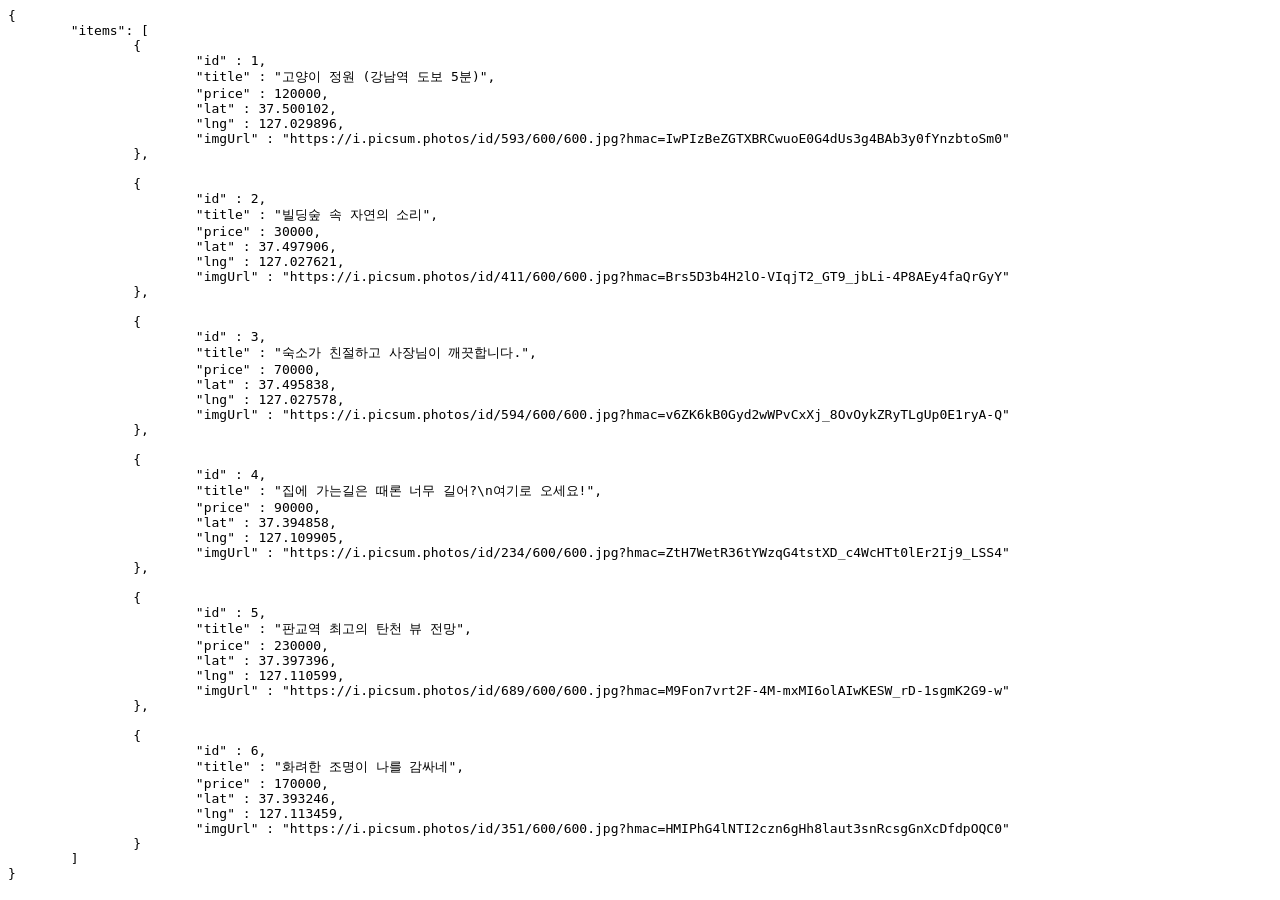
<file: dummy_api/index.html>
<html style="user-select: auto;"><head style="user-select: auto;"></head><body style="user-select: auto;"><pre style="overflow-wrap: break-word; white-space: pre-wrap; user-select: auto;">{
	"items": [
		{
			"id" : 1,
			"title" : "고양이 정원 (강남역 도보 5분)",
			"price" : 120000,
			"lat" : 37.500102,
			"lng" : 127.029896,
			"imgUrl" : "https://i.picsum.photos/id/593/600/600.jpg?hmac=IwPIzBeZGTXBRCwuoE0G4dUs3g4BAb3y0fYnzbtoSm0"
		},

		{
			"id" : 2,
			"title" : "빌딩숲 속 자연의 소리",
			"price" : 30000,
			"lat" : 37.497906,
			"lng" : 127.027621,
			"imgUrl" : "https://i.picsum.photos/id/411/600/600.jpg?hmac=Brs5D3b4H2lO-VIqjT2_GT9_jbLi-4P8AEy4faQrGyY"
		},

		{
			"id" : 3,
			"title" : "숙소가 친절하고 사장님이 깨끗합니다.",
			"price" : 70000,
			"lat" : 37.495838,
			"lng" : 127.027578,
			"imgUrl" : "https://i.picsum.photos/id/594/600/600.jpg?hmac=v6ZK6kB0Gyd2wWPvCxXj_8OvOykZRyTLgUp0E1ryA-Q"
		},

		{
			"id" : 4,
			"title" : "집에 가는길은 때론 너무 길어?\n여기로 오세요!",
			"price" : 90000,
			"lat" : 37.394858,
			"lng" : 127.109905,
			"imgUrl" : "https://i.picsum.photos/id/234/600/600.jpg?hmac=ZtH7WetR36tYWzqG4tstXD_c4WcHTt0lEr2Ij9_LSS4"
		},

		{
			"id" : 5,
			"title" : "판교역 최고의 탄천 뷰 전망",
			"price" : 230000,
			"lat" : 37.397396,
			"lng" : 127.110599,
			"imgUrl" : "https://i.picsum.photos/id/689/600/600.jpg?hmac=M9Fon7vrt2F-4M-mxMI6olAIwKESW_rD-1sgmK2G9-w"
		},

		{
			"id" : 6,
			"title" : "화려한 조명이 나를 감싸네",
			"price" : 170000,
			"lat" : 37.393246,
			"lng" : 127.113459,
			"imgUrl" : "https://i.picsum.photos/id/351/600/600.jpg?hmac=HMIPhG4lNTI2czn6gHh8laut3snRcsgGnXcDfdpOQC0"
		}
	]
}</pre></body></html>
</file>
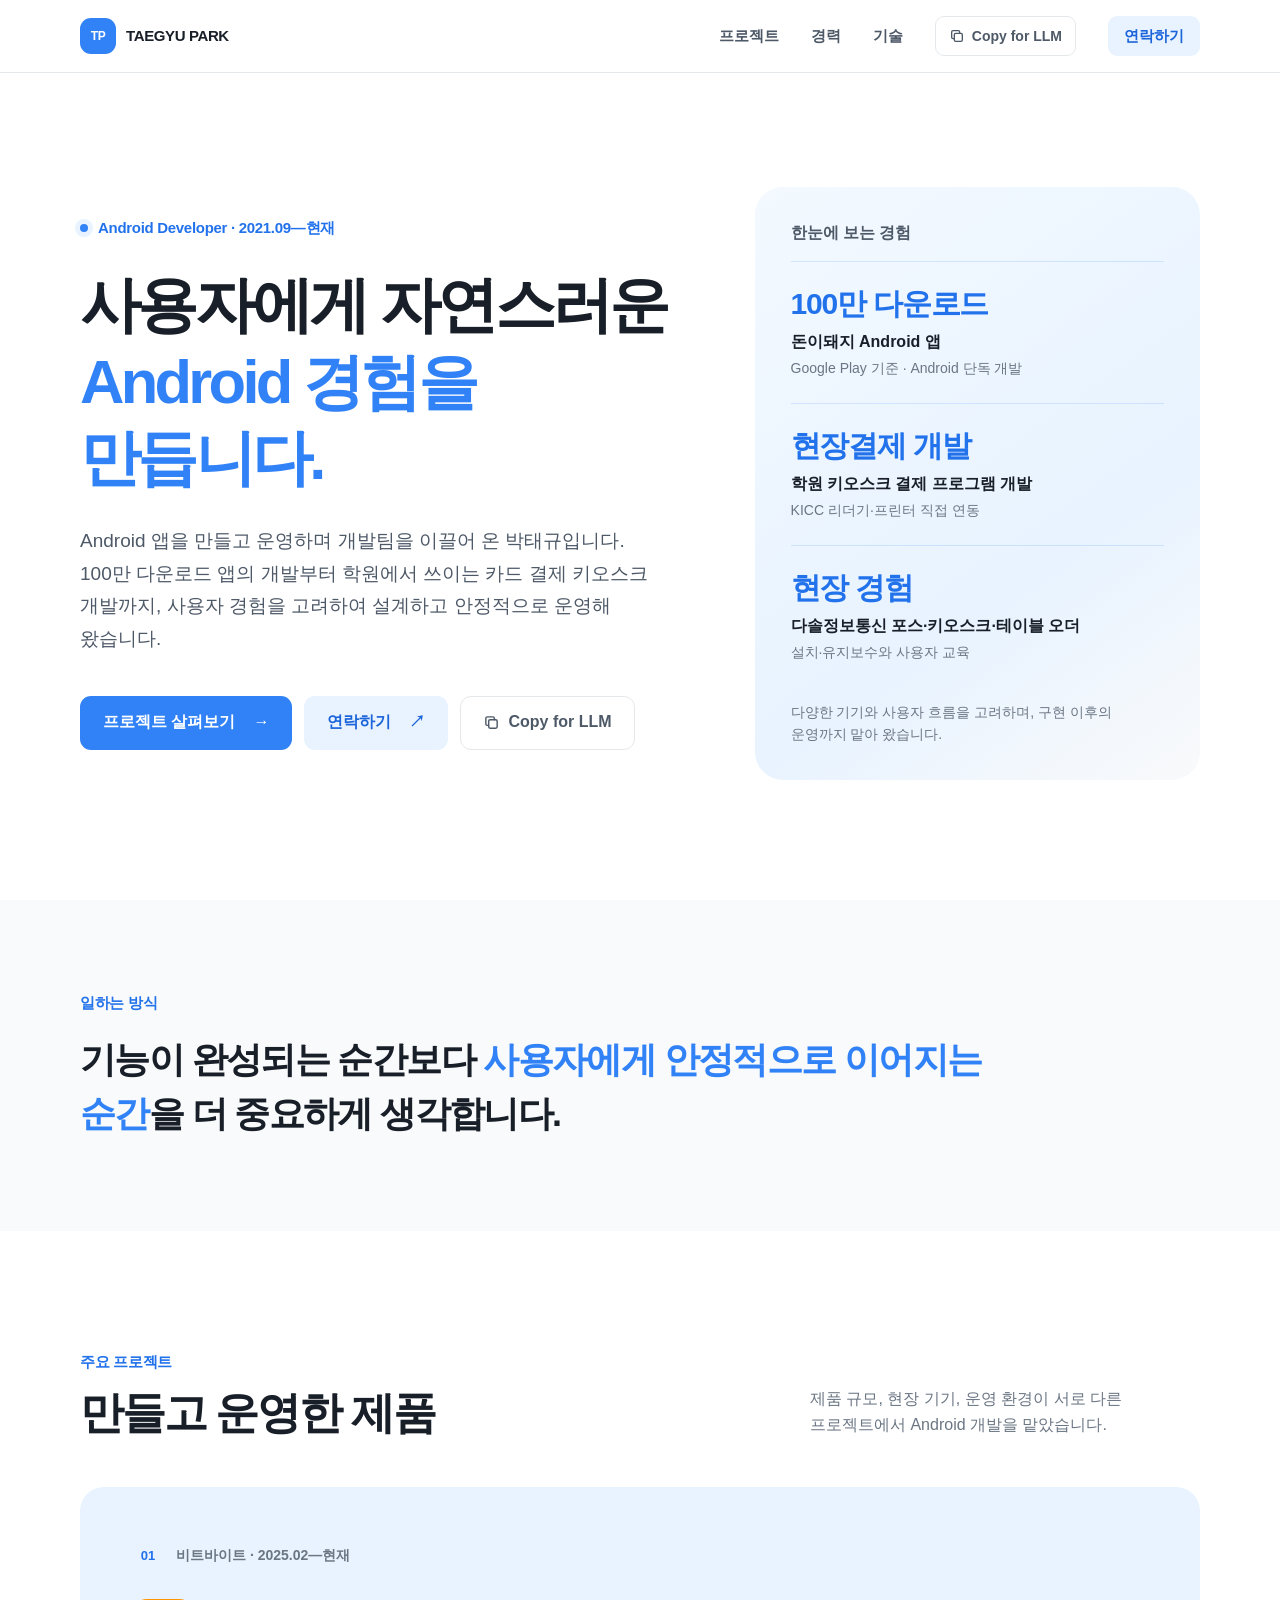
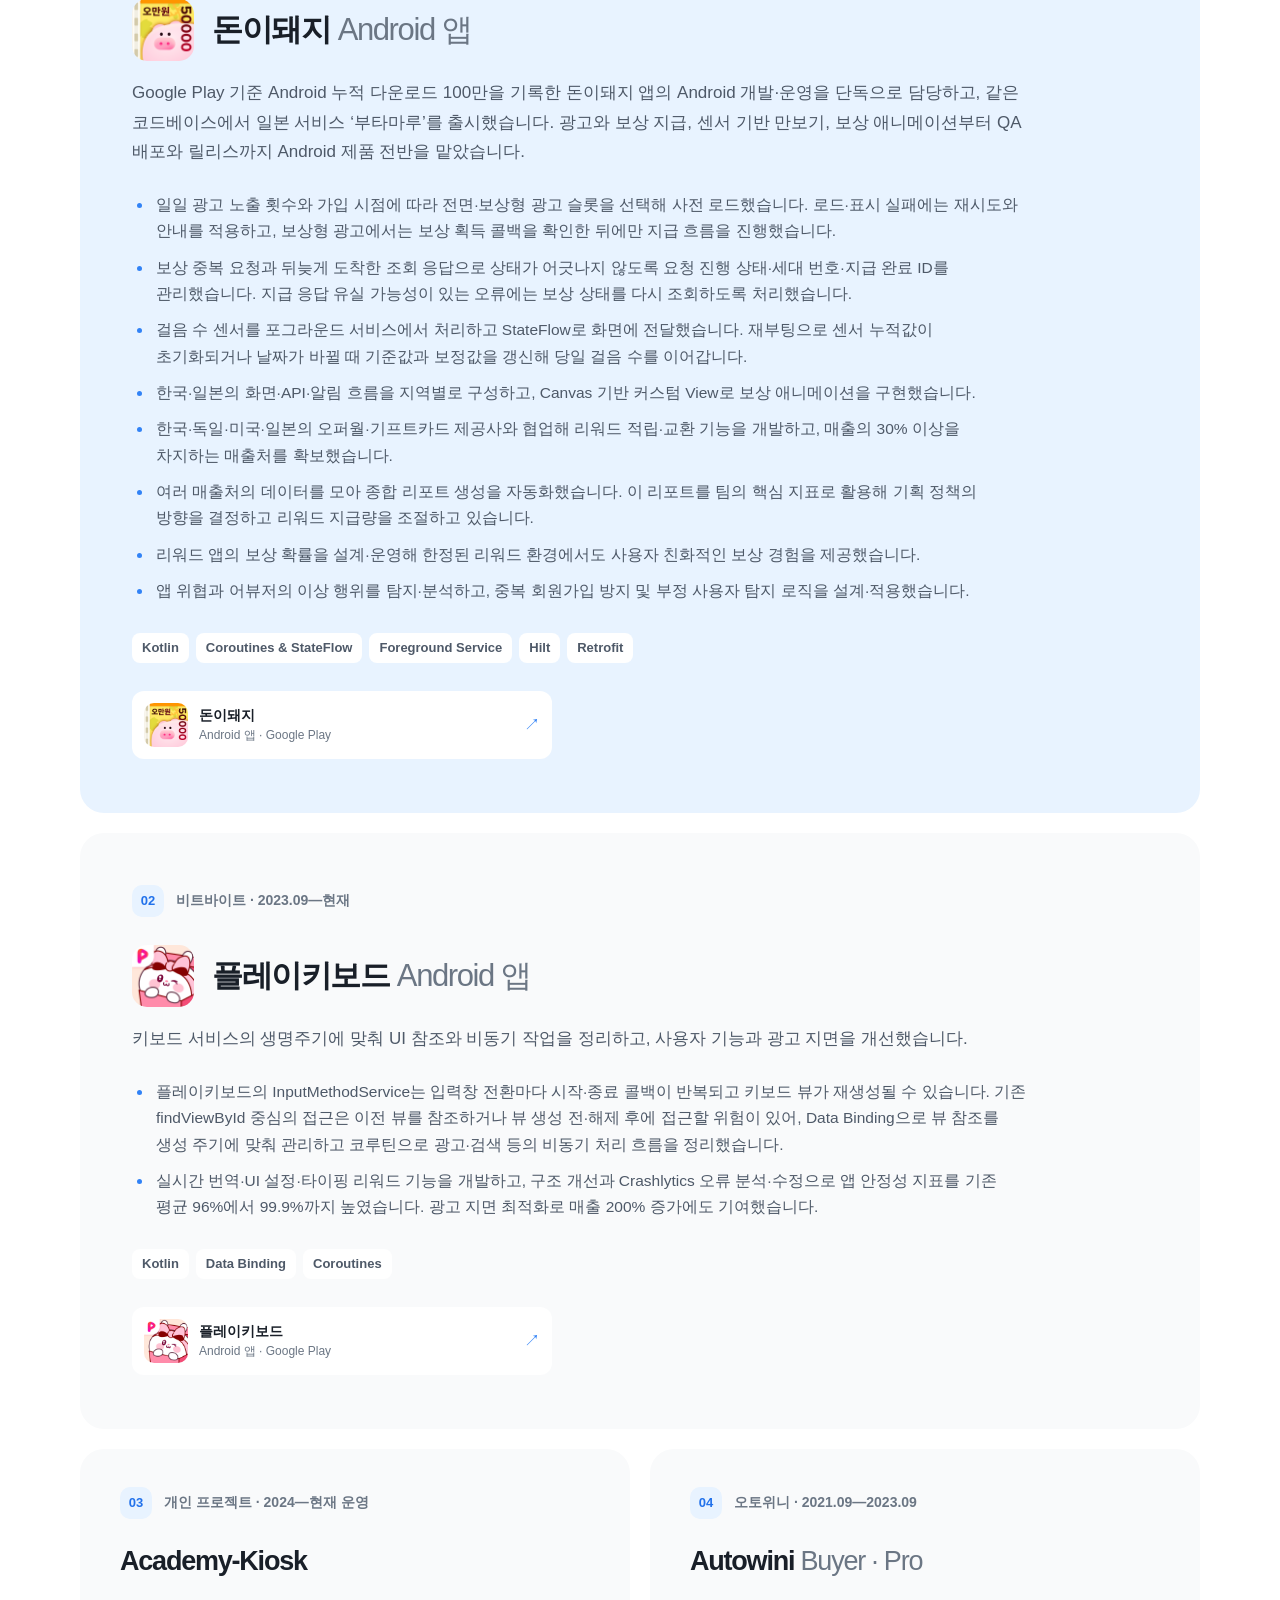
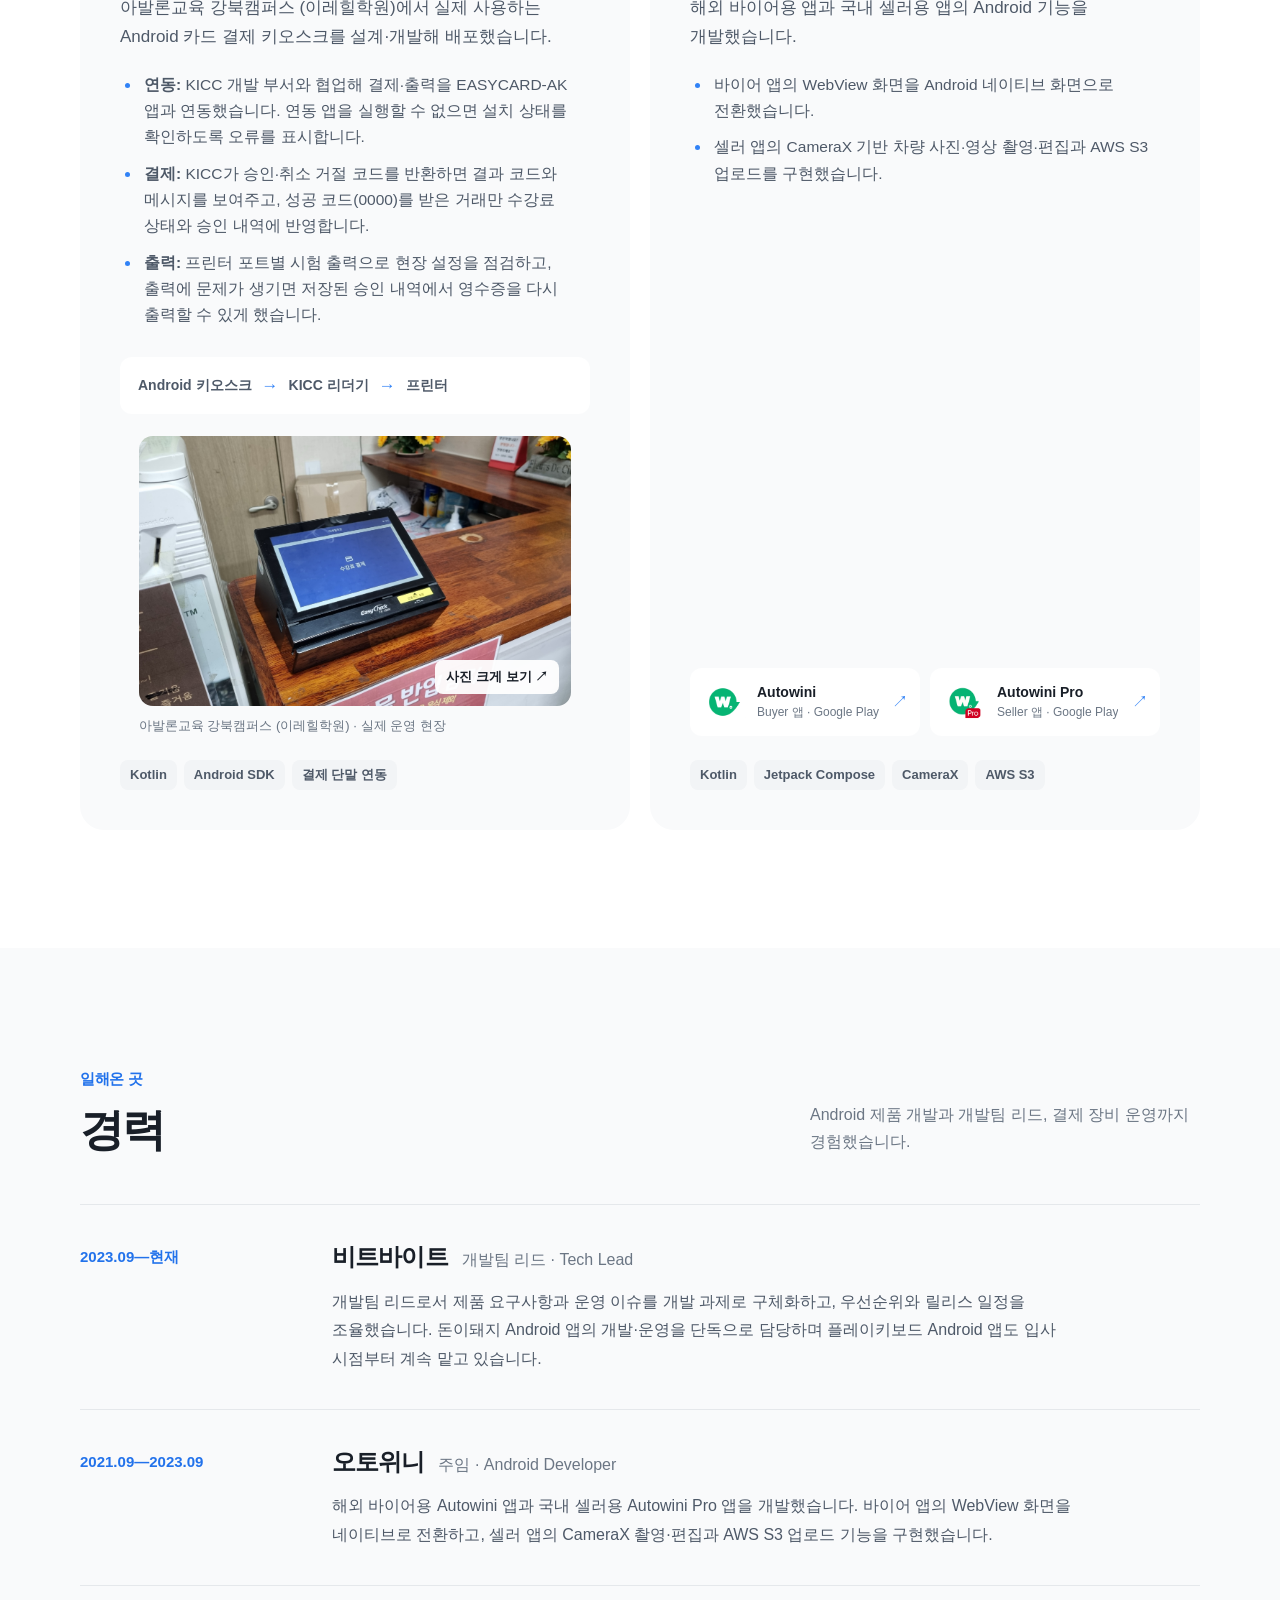
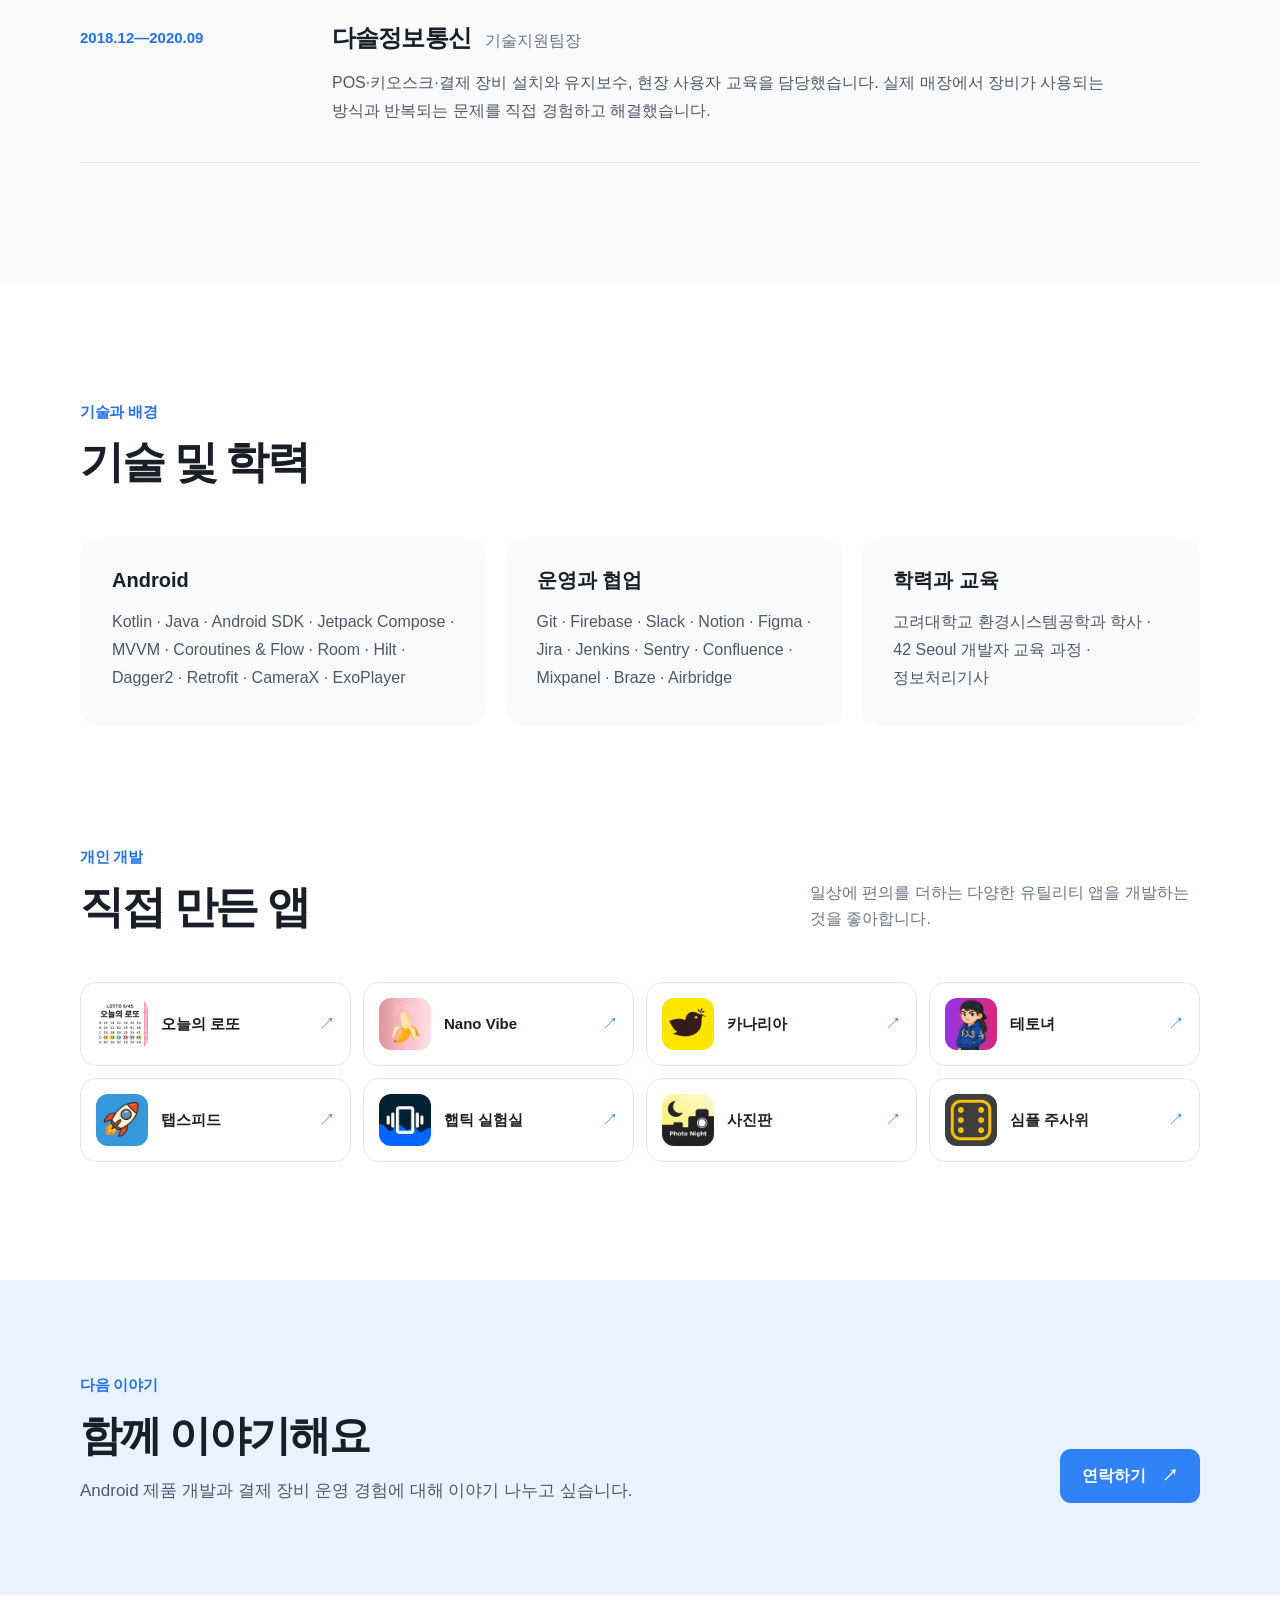
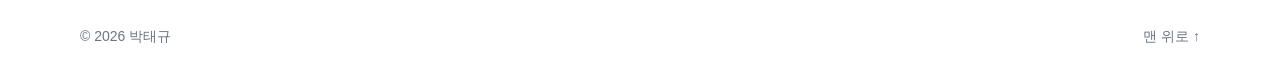
<file: resume/index.html>
<!doctype html>
<html lang="ko">
  <head>
    <meta charset="utf-8" />
    <meta name="viewport" content="width=device-width, initial-scale=1" />
    <meta name="theme-color" content="#ffffff" />
    <meta name="description" content="박태규 Android Developer 이력서. 100만 다운로드 Android 앱 운영, 오토위니 바이어·셀러 앱 개발, 실제 학원 결제 키오스크 경험." />
    <meta property="og:type" content="website" />
    <meta property="og:title" content="박태규 | Android Developer" />
    <meta property="og:description" content="상용 Android 앱 운영부터 실물 결제 단말 연동까지. 박태규의 경력과 프로젝트." />
    <meta property="og:url" content="https://tapark.github.io/resume/" />
    <title>박태규 | Android Developer</title>
    <link rel="icon" href="./favicon.svg" type="image/svg+xml" />
    <link rel="stylesheet" href="./styles.css?v=20261031-2" />
    <script src="./resume-copy.js" defer></script>
    <script src="./photo-viewer.js" defer></script>
    <script src="./contact-dialog.js" defer></script>
  </head>
  <body>
    <a class="skip-link" href="#main">본문으로 이동</a>
    <header class="site-header">
      <nav class="nav shell" aria-label="주 메뉴">
        <a class="brand" href="#top" aria-label="박태규 이력서 맨 위로 이동"><span class="brand-mark">TP</span><span>TAEGYU PARK</span></a>
        <div class="nav-links">
          <a href="#work">프로젝트</a>
          <a href="#career">경력</a>
          <a href="#skills">기술</a>
          <button class="nav-copy" id="copy-for-llm" data-copy-resume type="button" aria-label="이력서를 LLM용 Markdown으로 복사" title="이력서 전체를 Markdown으로 복사">
            <svg width="16" height="16" viewBox="0 0 24 24" fill="none" stroke="currentColor" stroke-width="2" stroke-linecap="round" stroke-linejoin="round" aria-hidden="true"><rect x="8" y="8" width="12" height="12" rx="2"/><path d="M16 8V6a2 2 0 0 0-2-2H6a2 2 0 0 0-2 2v8a2 2 0 0 0 2 2h2"/></svg>
            <span class="copy-label-desktop">Copy for LLM</span><span class="copy-label-mobile">LLM 복사</span>
          </button>
          <button class="nav-contact" data-contact-open type="button" aria-haspopup="dialog" aria-controls="contact-dialog">연락하기</button>
        </div>
        <span class="sr-only" id="copy-feedback" role="status" aria-live="polite"></span>
      </nav>
    </header>

    <main id="main">
      <section class="hero shell" id="top" aria-labelledby="hero-title">
        <div class="hero-copy">
          <div class="eyebrow"><span class="eyebrow-dot" aria-hidden="true"></span> Android Developer · 2021.09—현재</div>
          <h1 id="hero-title">사용자에게 자연스러운<br /><em>Android 경험을 만듭니다.</em></h1>
          <p class="hero-lead">Android 앱을 만들고 운영하며 개발팀을 이끌어 온 박태규입니다. 100만 다운로드 앱의 개발부터 학원에서 쓰이는 카드 결제 키오스크 개발까지, 사용자 경험을 고려하여 설계하고 안정적으로 운영해 왔습니다.</p>
          <div class="hero-actions">
            <a class="button button-dark" href="#work">프로젝트 살펴보기 <span aria-hidden="true">→</span></a>
            <div class="hero-secondary-actions">
              <button class="button button-text" data-contact-open type="button" aria-haspopup="dialog" aria-controls="contact-dialog">연락하기 <span aria-hidden="true">↗</span></button>
              <button class="button button-outline hero-copy-button" data-copy-resume type="button" aria-label="이력서를 LLM용 Markdown으로 복사" title="이력서 전체를 Markdown으로 복사">
                <svg width="17" height="17" viewBox="0 0 24 24" fill="none" stroke="currentColor" stroke-width="2" stroke-linecap="round" stroke-linejoin="round" aria-hidden="true"><rect x="8" y="8" width="12" height="12" rx="2"/><path d="M16 8V6a2 2 0 0 0-2-2H6a2 2 0 0 0-2 2v8a2 2 0 0 0 2 2h2"/></svg>
                <span class="copy-label-desktop">Copy for LLM</span><span class="copy-label-mobile">LLM 복사</span>
              </button>
            </div>
          </div>
        </div>
        <div class="hero-aside" aria-label="주요 경력 요약">
          <div class="aside-topline"><span>한눈에 보는 경험</span></div>
          <div class="aside-item"><strong>100만 다운로드</strong><span>돈이돼지 Android 앱<br /><small>Google Play 기준 · Android 단독 개발</small></span></div>
          <div class="aside-item"><strong>현장결제 개발</strong><span>학원 키오스크 결제 프로그램 개발<br /><small>KICC 리더기·프린터 직접 연동</small></span></div>
          <div class="aside-item"><strong>현장 경험</strong><span>다솔정보통신 포스·키오스크·테이블 오더<br /><small>설치·유지보수와 사용자 교육</small></span></div>
          <p class="aside-note">다양한 기기와 사용자 흐름을 고려하며, 구현 이후의 운영까지 맡아 왔습니다.</p>
        </div>
      </section>

      <section class="intro-band" aria-label="개발 관점">
        <div class="shell intro-band-inner">
          <span class="section-kicker">일하는 방식</span>
          <p>기능이 완성되는 순간보다 <strong>사용자에게 안정적으로 이어지는 순간</strong>을 더 중요하게 생각합니다.</p>
        </div>
      </section>

      <section class="section shell" id="work" aria-labelledby="work-title">
        <div class="section-heading">
          <div><span class="section-kicker">주요 프로젝트</span><h2 id="work-title">만들고 운영한 제품</h2></div>
          <p>제품 규모, 현장 기기, 운영 환경이 서로 다른 프로젝트에서 Android 개발을 맡았습니다.</p>
        </div>

        <article class="project project-featured project-money" aria-labelledby="money-title">
          <div class="project-main">
            <div class="project-meta"><span class="project-number">01</span><span>비트바이트 · 2025.02—현재</span></div>
            <div class="project-title-row"><img class="app-icon" src="./assets/moneypig.png" width="62" height="62" alt="돈이돼지 앱 아이콘" /><h3 id="money-title">돈이돼지 <span>Android 앱</span></h3></div>
            <p class="project-summary">Google Play 기준 Android 누적 다운로드 100만을 기록한 돈이돼지 앱의 Android 개발·운영을 단독으로 담당하고, 같은 코드베이스에서 일본 서비스 ‘부타마루’를 출시했습니다. 광고와 보상 지급, 센서 기반 만보기, 보상 애니메이션부터 QA 배포와 릴리스까지 Android 제품 전반을 맡았습니다.</p>
            <ul class="project-points">
              <li>일일 광고 노출 횟수와 가입 시점에 따라 전면·보상형 광고 슬롯을 선택해 사전 로드했습니다. 로드·표시 실패에는 재시도와 안내를 적용하고, 보상형 광고에서는 보상 획득 콜백을 확인한 뒤에만 지급 흐름을 진행했습니다.</li>
              <li>보상 중복 요청과 뒤늦게 도착한 조회 응답으로 상태가 어긋나지 않도록 요청 진행 상태·세대 번호·지급 완료 ID를 관리했습니다. 지급 응답 유실 가능성이 있는 오류에는 보상 상태를 다시 조회하도록 처리했습니다.</li>
              <li>걸음 수 센서를 포그라운드 서비스에서 처리하고 StateFlow로 화면에 전달했습니다. 재부팅으로 센서 누적값이 초기화되거나 날짜가 바뀔 때 기준값과 보정값을 갱신해 당일 걸음 수를 이어갑니다.</li>
              <li>한국·일본의 화면·API·알림 흐름을 지역별로 구성하고, Canvas 기반 커스텀 View로 보상 애니메이션을 구현했습니다.</li>
              <li>한국·독일·미국·일본의 오퍼월·기프트카드 제공사와 협업해 리워드 적립·교환 기능을 개발하고, 매출의 30% 이상을 차지하는 매출처를 확보했습니다.</li>
              <li>여러 매출처의 데이터를 모아 종합 리포트 생성을 자동화했습니다. 이 리포트를 팀의 핵심 지표로 활용해 기획 정책의 방향을 결정하고 리워드 지급량을 조절하고 있습니다.</li>
              <li>리워드 앱의 보상 확률을 설계·운영해 한정된 리워드 환경에서도 사용자 친화적인 보상 경험을 제공했습니다.</li>
              <li>앱 위협과 어뷰저의 이상 행위를 탐지·분석하고, 중복 회원가입 방지 및 부정 사용자 탐지 로직을 설계·적용했습니다.</li>
            </ul>
            <div class="tags" aria-label="사용 기술"><span>Kotlin</span><span>Coroutines &amp; StateFlow</span><span>Foreground Service</span><span>Hilt</span><span>Retrofit</span></div>
            <div class="app-showcase project-store-link" aria-label="돈이돼지 앱 링크">
              <a href="https://play.google.com/store/apps/details?id=kr.bitbyte.moneypig" target="_blank" rel="noopener noreferrer"><img src="./assets/moneypig.png" width="44" height="44" alt="" loading="lazy" /><span><strong>돈이돼지</strong><small>Android 앱 · Google Play</small></span><span aria-hidden="true">↗</span></a>
            </div>
          </div>
        </article>

        <article class="project project-featured" aria-labelledby="keyboard-title">
          <div class="project-main">
            <div class="project-meta"><span class="project-number">02</span><span>비트바이트 · 2023.09—현재</span></div>
            <div class="project-title-row"><img class="app-icon" src="./assets/playkeyboard.png" width="62" height="62" alt="플레이키보드 앱 아이콘" /><h3 id="keyboard-title">플레이키보드 <span>Android 앱</span></h3></div>
            <p class="project-summary">키보드 서비스의 생명주기에 맞춰 UI 참조와 비동기 작업을 정리하고, 사용자 기능과 광고 지면을 개선했습니다.</p>
            <ul class="project-points">
              <li>플레이키보드의 InputMethodService는 입력창 전환마다 시작·종료 콜백이 반복되고 키보드 뷰가 재생성될 수 있습니다. 기존 findViewById 중심의 접근은 이전 뷰를 참조하거나 뷰 생성 전·해제 후에 접근할 위험이 있어, Data Binding으로 뷰 참조를 생성 주기에 맞춰 관리하고 코루틴으로 광고·검색 등의 비동기 처리 흐름을 정리했습니다.</li>
              <li>실시간 번역·UI 설정·타이핑 리워드 기능을 개발하고, 구조 개선과 Crashlytics 오류 분석·수정으로 앱 안정성 지표를 기존 평균 96%에서 99.9%까지 높였습니다. 광고 지면 최적화로 매출 200% 증가에도 기여했습니다.</li>
            </ul>
            <div class="tags" aria-label="사용 기술"><span>Kotlin</span><span>Data Binding</span><span>Coroutines</span></div>
            <div class="app-showcase project-store-link" aria-label="플레이키보드 앱 링크">
              <a href="https://play.google.com/store/apps/details?id=kr.bitbyte.playkeyboard" target="_blank" rel="noopener noreferrer"><img src="./assets/playkeyboard.png" width="44" height="44" alt="" loading="lazy" /><span><strong>플레이키보드</strong><small>Android 앱 · Google Play</small></span><span aria-hidden="true">↗</span></a>
            </div>
          </div>
        </article>

        <div class="project-grid">
          <article class="project project-compact" aria-labelledby="kiosk-title">
            <div class="project-meta"><span class="project-number">03</span><span>개인 프로젝트 · 2024—현재 운영</span></div>
            <h3 id="kiosk-title">Academy-Kiosk</h3>
            <p class="project-summary">아발론교육 강북캠퍼스 (이레힐학원)에서 실제 사용하는 Android 카드 결제 키오스크를 설계·개발해 배포했습니다.</p>
            <ul class="project-points">
              <li><strong>연동:</strong> KICC 개발 부서와 협업해 결제·출력을 EASYCARD-AK 앱과 연동했습니다. 연동 앱을 실행할 수 없으면 설치 상태를 확인하도록 오류를 표시합니다.</li>
              <li><strong>결제:</strong> KICC가 승인·취소 거절 코드를 반환하면 결과 코드와 메시지를 보여주고, 성공 코드(0000)를 받은 거래만 수강료 상태와 승인 내역에 반영합니다.</li>
              <li><strong>출력:</strong> 프린터 포트별 시험 출력으로 현장 설정을 점검하고, 출력에 문제가 생기면 저장된 승인 내역에서 영수증을 다시 출력할 수 있게 했습니다.</li>
            </ul>
            <div class="mini-flow" aria-label="키오스크 연동 구성"><span>Android 키오스크</span><b aria-hidden="true">→</b><span>KICC 리더기</span><b aria-hidden="true">→</b><span>프린터</span></div>
            <figure class="project-photo">
              <button class="project-photo-trigger" id="kiosk-photo-open" type="button" aria-haspopup="dialog" aria-controls="kiosk-photo-dialog" aria-label="Academy-Kiosk 운영 현장 사진 크게 보기">
                <img src="./assets/academy-kiosk.jpg" width="2400" height="1800" alt="아발론교육 강북캠퍼스 접수대에 설치된 Academy-Kiosk 결제 단말" loading="lazy" />
                <span class="project-photo-action" aria-hidden="true">사진 크게 보기 ↗</span>
              </button>
              <figcaption>아발론교육 강북캠퍼스 (이레힐학원) · 실제 운영 현장</figcaption>
            </figure>
            <div class="tags"><span>Kotlin</span><span>Android SDK</span><span>결제 단말 연동</span></div>
          </article>

          <article class="project project-compact" aria-labelledby="autowini-title">
            <div class="project-meta"><span class="project-number">04</span><span>오토위니 · 2021.09—2023.09</span></div>
            <h3 id="autowini-title">Autowini <span>Buyer · Pro</span></h3>
            <p class="project-summary">해외 바이어용 앱과 국내 셀러용 앱의 Android 기능을 개발했습니다.</p>
            <ul class="project-points">
              <li>바이어 앱의 WebView 화면을 Android 네이티브 화면으로 전환했습니다.</li>
              <li>셀러 앱의 CameraX 기반 차량 사진·영상 촬영·편집과 AWS S3 업로드를 구현했습니다.</li>
            </ul>
            <div class="app-showcase" aria-label="오토위니 앱 링크">
              <a href="https://play.google.com/store/apps/details?id=com.autowini.buyer" target="_blank" rel="noopener noreferrer"><img src="./assets/buyer.png" width="44" height="44" alt="" loading="lazy" /><span><strong>Autowini</strong><small>Buyer 앱 · Google Play</small></span><span aria-hidden="true">↗</span></a>
              <a href="https://play.google.com/store/apps/details?id=com.autowini.seller.camera.android" target="_blank" rel="noopener noreferrer"><img src="./assets/seller.png" width="44" height="44" alt="" loading="lazy" /><span><strong>Autowini Pro</strong><small>Seller 앱 · Google Play</small></span><span aria-hidden="true">↗</span></a>
            </div>
            <div class="tags"><span>Kotlin</span><span>Jetpack Compose</span><span>CameraX</span><span>AWS S3</span></div>
          </article>
        </div>
      </section>

      <section class="section career-section" id="career" aria-labelledby="career-title">
        <div class="shell">
          <div class="section-heading"><div><span class="section-kicker">일해온 곳</span><h2 id="career-title">경력</h2></div><p>Android 제품 개발과 개발팀 리드, 결제 장비 운영까지 경험했습니다.</p></div>
          <div class="timeline">
            <article class="timeline-row">
              <div class="timeline-date">2023.09—현재</div>
              <div>
                <h3>비트바이트 <span>개발팀 리드 · Tech Lead</span></h3>
                <p>개발팀 리드로서 제품 요구사항과 운영 이슈를 개발 과제로 구체화하고, 우선순위와 릴리스 일정을 조율했습니다. 돈이돼지 Android 앱의 개발·운영을 단독으로 담당하며 플레이키보드 Android 앱도 입사 시점부터 계속 맡고 있습니다.</p>
              </div>
            </article>
            <article class="timeline-row"><div class="timeline-date">2021.09—2023.09</div><div><h3>오토위니 <span>주임 · Android Developer</span></h3><p>해외 바이어용 Autowini 앱과 국내 셀러용 Autowini Pro 앱을 개발했습니다. 바이어 앱의 WebView 화면을 네이티브로 전환하고, 셀러 앱의 CameraX 촬영·편집과 AWS S3 업로드 기능을 구현했습니다.</p></div></article>
            <article class="timeline-row"><div class="timeline-date">2018.12—2020.09</div><div><h3>다솔정보통신 <span>기술지원팀장</span></h3><p>POS·키오스크·결제 장비 설치와 유지보수, 현장 사용자 교육을 담당했습니다. 실제 매장에서 장비가 사용되는 방식과 반복되는 문제를 직접 경험하고 해결했습니다.</p></div></article>
          </div>
        </div>
      </section>

      <section class="section shell skills-section" id="skills" aria-labelledby="skills-title">
        <div class="section-heading"><div><span class="section-kicker">기술과 배경</span><h2 id="skills-title">기술 및 학력</h2></div></div>
        <div class="skills-grid">
          <div class="skill-group"><h3>Android</h3><p>Kotlin · Java · Android SDK · Jetpack Compose · MVVM · Coroutines &amp; Flow · Room · Hilt · Dagger2 · Retrofit · CameraX · ExoPlayer</p></div>
          <div class="skill-group"><h3>운영과 협업</h3><p>Git · Firebase · Slack · Notion · Figma · Jira · Jenkins · Sentry · Confluence · Mixpanel · Braze · Airbridge</p></div>
          <div class="skill-group"><h3>학력과 교육</h3><p>고려대학교 환경시스템공학과 학사 ·<br />42 Seoul 개발자 교육 과정 · 정보처리기사</p></div>
        </div>
      </section>

      <section class="section shell utility-section" id="utilities" aria-labelledby="utilities-title">
        <div class="section-heading">
          <div><span class="section-kicker">개인 개발</span><h2 id="utilities-title">직접 만든 앱</h2></div>
          <p>일상에 편의를 더하는 다양한 유틸리티 앱을 개발하는 것을 좋아합니다.</p>
        </div>
        <div class="utility-app-grid">
          <a class="utility-app" href="https://play.google.com/store/apps/details?id=com.teddy_park.today_lottery" target="_blank" rel="noopener noreferrer"><img src="./assets/utility/today-lottery.webp" width="56" height="56" alt="" loading="lazy" /><span>오늘의 로또</span><span aria-hidden="true">↗</span></a>
          <a class="utility-app" href="https://play.google.com/store/apps/details?id=com.project_100.wellness_vibrator" target="_blank" rel="noopener noreferrer"><img src="./assets/utility/nano-vibe.webp" width="56" height="56" alt="" loading="lazy" /><span>Nano Vibe</span><span aria-hidden="true">↗</span></a>
          <a class="utility-app" href="https://play.google.com/store/apps/details?id=com.project_100.kakao_analytics" target="_blank" rel="noopener noreferrer"><img src="./assets/utility/canaria.webp" width="56" height="56" alt="" loading="lazy" /><span>카나리아</span><span aria-hidden="true">↗</span></a>
          <a class="utility-app" href="https://play.google.com/store/apps/details?id=com.project_100.teto_agen" target="_blank" rel="noopener noreferrer"><img src="./assets/utility/teto.webp" width="56" height="56" alt="" loading="lazy" /><span>테토녀</span><span aria-hidden="true">↗</span></a>
          <a class="utility-app" href="https://play.google.com/store/apps/details?id=com.project_100.reaction_speed" target="_blank" rel="noopener noreferrer"><img src="./assets/utility/tap-speed.webp" width="56" height="56" alt="" loading="lazy" /><span>탭스피드</span><span aria-hidden="true">↗</span></a>
          <a class="utility-app" href="https://play.google.com/store/apps/details?id=com.project_100.haptic_lab" target="_blank" rel="noopener noreferrer"><img src="./assets/utility/haptic-lab.webp" width="56" height="56" alt="" loading="lazy" /><span>햅틱 실험실</span><span aria-hidden="true">↗</span></a>
          <a class="utility-app" href="https://play.google.com/store/apps/details?id=com.tapark.easy_image_editor" target="_blank" rel="noopener noreferrer"><img src="./assets/utility/photo-board.webp" width="56" height="56" alt="" loading="lazy" /><span>사진판</span><span aria-hidden="true">↗</span></a>
          <a class="utility-app" href="https://play.google.com/store/apps/details?id=com.teddypark.dice_for_board_game" target="_blank" rel="noopener noreferrer"><img src="./assets/utility/simple-dice.webp" width="56" height="56" alt="" loading="lazy" /><span>심플 주사위</span><span aria-hidden="true">↗</span></a>
        </div>
      </section>

      <section class="contact-section" id="contact" aria-labelledby="contact-title">
        <div class="shell contact-inner"><div><span class="section-kicker">다음 이야기</span><h2 id="contact-title">함께 이야기해요</h2><p>Android 제품 개발과 결제 장비 운영 경험에 대해 이야기 나누고 싶습니다.</p></div><button class="contact-cta" data-contact-open type="button" aria-haspopup="dialog" aria-controls="contact-dialog">연락하기 <span aria-hidden="true">↗</span></button></div>
      </section>
    </main>

    <dialog class="contact-dialog" id="contact-dialog" aria-labelledby="contact-dialog-title">
      <div class="contact-dialog-heading">
        <div><span class="section-kicker">박태규</span><h2 id="contact-dialog-title">연락하기</h2></div>
        <button class="contact-dialog-close" type="button" aria-label="연락처 닫기">닫기 <span aria-hidden="true">×</span></button>
      </div>
      <div class="contact-gallery" aria-label="박태규 사진" tabindex="0">
        <div class="contact-photo"><img src="./assets/contact/linkedin-profile.jpg" width="800" height="800" alt="정장을 입은 박태규" /></div>
        <div class="contact-photo contact-photo--busan"><img src="./assets/contact/busan.jpg" width="506" height="900" alt="부산 바다 앞에서 찍은 박태규" /></div>
        <div class="contact-photo contact-photo--coast"><img src="./assets/contact/coast.jpg" width="675" height="900" alt="바닷가에서 쉬고 있는 박태규" /></div>
        <div class="contact-photo contact-photo--camp"><img src="./assets/contact/camp.jpg" width="675" height="900" alt="캠핑 중인 박태규" /></div>
        <div class="contact-photo contact-photo--football"><img src="./assets/contact/football.jpg" width="900" height="799" alt="풋살 경기 모습" /></div>
        <div class="contact-photo"><img src="./assets/contact/wanted-profile.jpg" width="247" height="247" alt="산에서 찍은 박태규" /></div>
      </div>
      <div class="contact-methods">
        <a class="contact-phone" href="tel:01049253465"><span>휴대폰</span><strong>010-4925-3465</strong><span aria-hidden="true">↗</span></a>
        <a class="contact-mail" href="mailto:teddy91@kakao.com"><span>이메일</span><strong>teddy91@kakao.com</strong><span aria-hidden="true">↗</span></a>
      </div>
    </dialog>

    <dialog class="photo-dialog" id="kiosk-photo-dialog" aria-label="Academy-Kiosk 운영 현장 사진">
      <div class="photo-dialog-header">
        <p>아발론교육 강북캠퍼스 (이레힐학원) · Academy-Kiosk</p>
        <button class="photo-dialog-close" type="button" aria-label="사진 닫기">닫기 <span aria-hidden="true">×</span></button>
      </div>
      <img src="./assets/academy-kiosk.jpg" width="2400" height="1800" alt="아발론교육 강북캠퍼스 접수대에서 운영 중인 Academy-Kiosk 결제 단말" />
    </dialog>

    <footer class="site-footer"><div class="shell footer-inner"><span>© 2026 박태규</span><div><a href="#top">맨 위로 ↑</a></div></div></footer>
  </body>
</html>
</file>
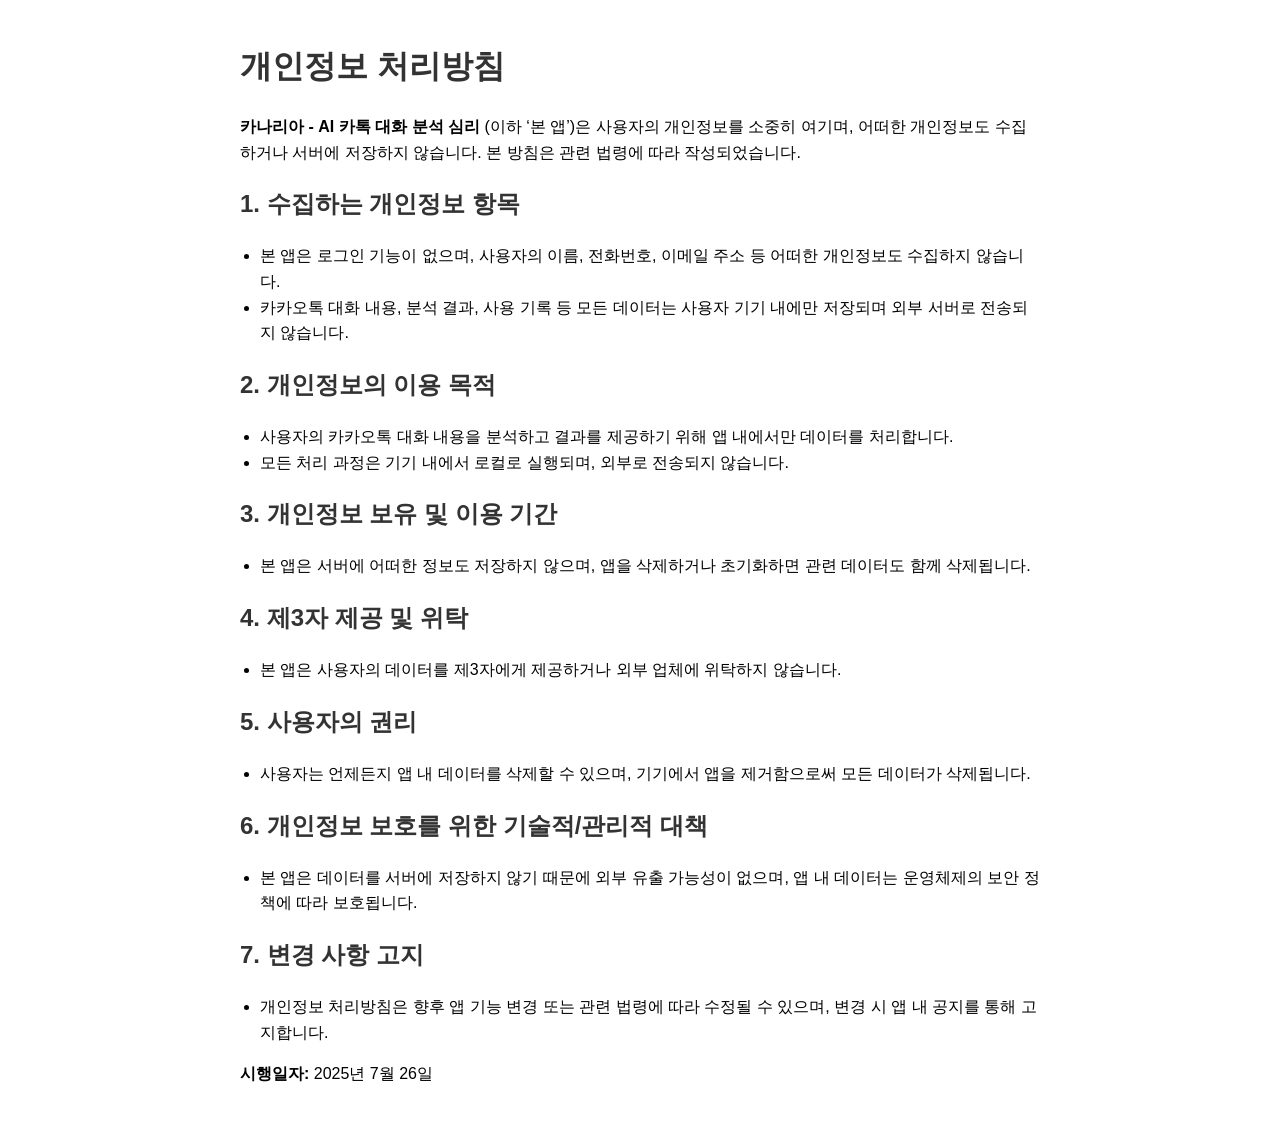
<file: canary.html>
<!DOCTYPE html>
<html lang="ko">
<head>
  <meta charset="UTF-8">
  <title>개인정보 처리방침 | 카나리아</title>
  <style>
    body {
      font-family: sans-serif;
      line-height: 1.6;
      padding: 20px;
      max-width: 800px;
      margin: auto;
    }
    h1, h2 {
      color: #333;
    }
    ul {
      padding-left: 20px;
    }
  </style>
</head>
<body>

  <h1>개인정보 처리방침</h1>
  <p><strong>카나리아 - AI 카톡 대화 분석 심리</strong> (이하 ‘본 앱’)은 사용자의 개인정보를 소중히 여기며, 어떠한 개인정보도 수집하거나 서버에 저장하지 않습니다. 본 방침은 관련 법령에 따라 작성되었습니다.</p>

  <h2>1. 수집하는 개인정보 항목</h2>
  <ul>
    <li>본 앱은 로그인 기능이 없으며, 사용자의 이름, 전화번호, 이메일 주소 등 어떠한 개인정보도 수집하지 않습니다.</li>
    <li>카카오톡 대화 내용, 분석 결과, 사용 기록 등 모든 데이터는 사용자 기기 내에만 저장되며 외부 서버로 전송되지 않습니다.</li>
  </ul>

  <h2>2. 개인정보의 이용 목적</h2>
  <ul>
    <li>사용자의 카카오톡 대화 내용을 분석하고 결과를 제공하기 위해 앱 내에서만 데이터를 처리합니다.</li>
    <li>모든 처리 과정은 기기 내에서 로컬로 실행되며, 외부로 전송되지 않습니다.</li>
  </ul>

  <h2>3. 개인정보 보유 및 이용 기간</h2>
  <ul>
    <li>본 앱은 서버에 어떠한 정보도 저장하지 않으며, 앱을 삭제하거나 초기화하면 관련 데이터도 함께 삭제됩니다.</li>
  </ul>

  <h2>4. 제3자 제공 및 위탁</h2>
  <ul>
    <li>본 앱은 사용자의 데이터를 제3자에게 제공하거나 외부 업체에 위탁하지 않습니다.</li>
  </ul>

  <h2>5. 사용자의 권리</h2>
  <ul>
    <li>사용자는 언제든지 앱 내 데이터를 삭제할 수 있으며, 기기에서 앱을 제거함으로써 모든 데이터가 삭제됩니다.</li>
  </ul>

  <h2>6. 개인정보 보호를 위한 기술적/관리적 대책</h2>
  <ul>
    <li>본 앱은 데이터를 서버에 저장하지 않기 때문에 외부 유출 가능성이 없으며, 앱 내 데이터는 운영체제의 보안 정책에 따라 보호됩니다.</li>
  </ul>

  <h2>7. 변경 사항 고지</h2>
  <ul>
    <li>개인정보 처리방침은 향후 앱 기능 변경 또는 관련 법령에 따라 수정될 수 있으며, 변경 시 앱 내 공지를 통해 고지합니다.</li>
  </ul>

  <p><strong>시행일자:</strong> 2025년 7월 26일</p>

</body>
</html>
</file>
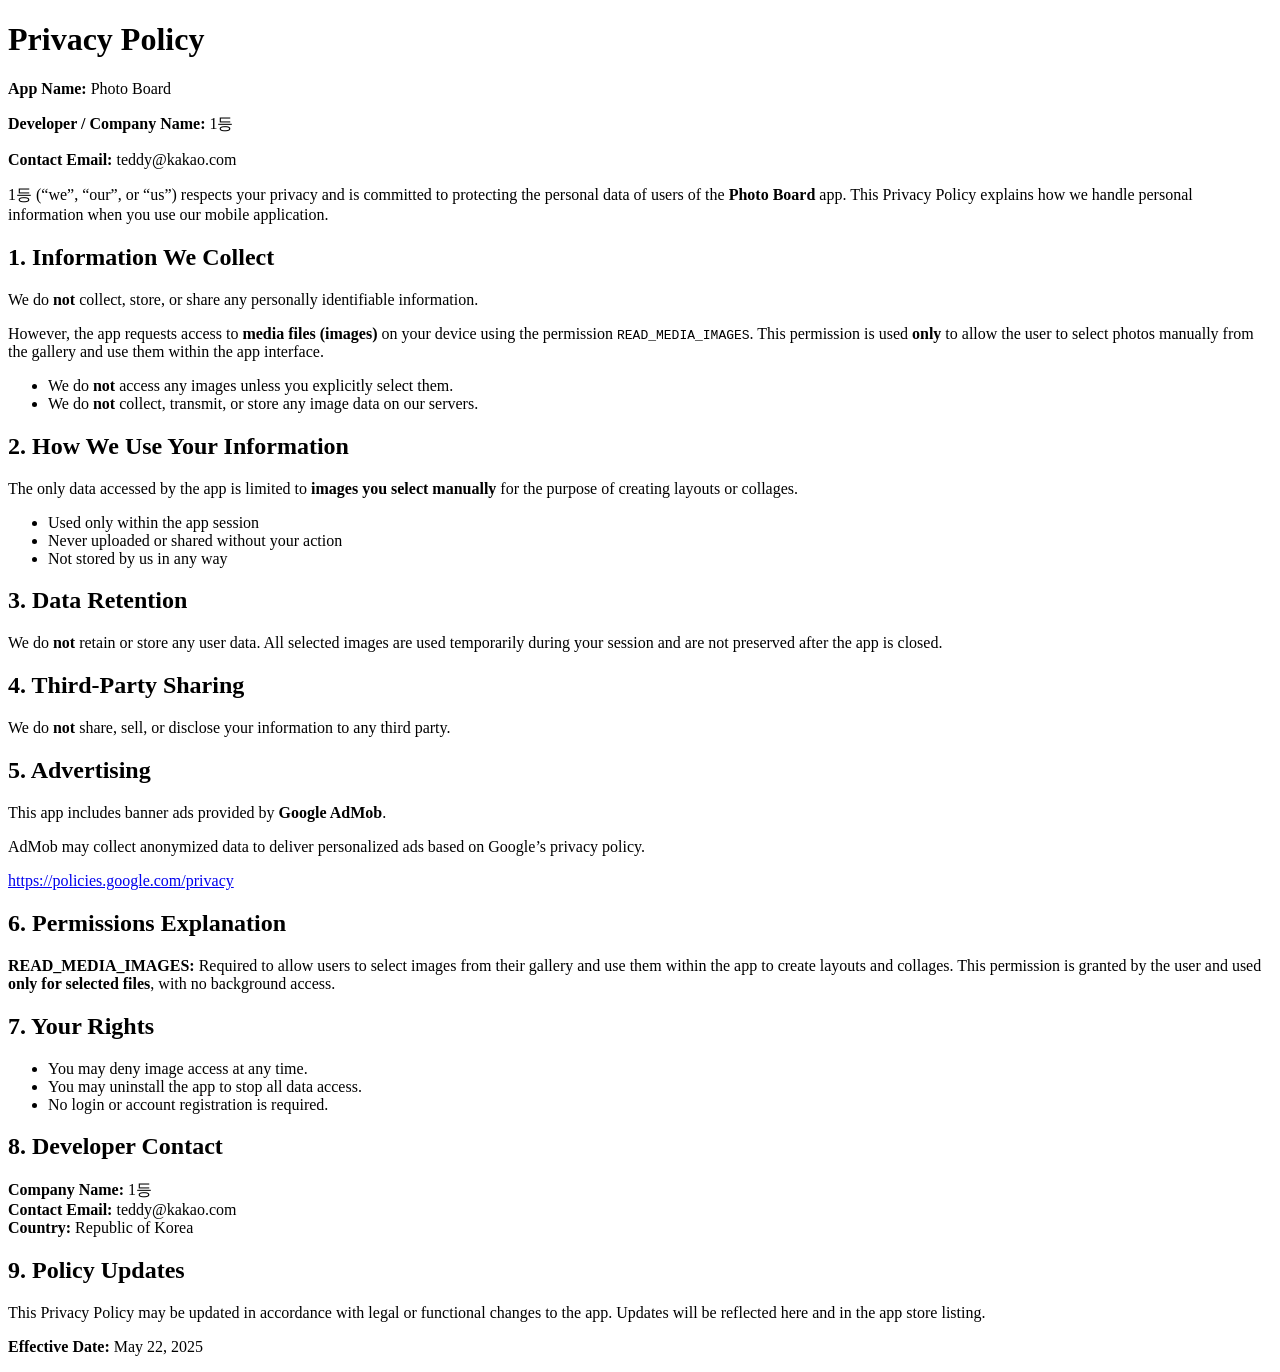
<file: privacy_policy.html>
<!DOCTYPE html>
<html lang="en">
<head>
  <meta charset="UTF-8">
  <title>Privacy Policy - Photo Board</title>
</head>
<body>
  <h1>Privacy Policy</h1>

  <p><strong>App Name:</strong> Photo Board</p>
  <p><strong>Developer / Company Name:</strong> 1등</p>
  <p><strong>Contact Email:</strong> teddy@kakao.com</p>

  <p>1등 (“we”, “our”, or “us”) respects your privacy and is committed to protecting the personal data of users of the <strong>Photo Board</strong> app. This Privacy Policy explains how we handle personal information when you use our mobile application.</p>

  <h2>1. Information We Collect</h2>
  <p>We do <strong>not</strong> collect, store, or share any personally identifiable information.</p>
  <p>However, the app requests access to <strong>media files (images)</strong> on your device using the permission <code>READ_MEDIA_IMAGES</code>. This permission is used <strong>only</strong> to allow the user to select photos manually from the gallery and use them within the app interface.</p>
  <ul>
    <li>We do <strong>not</strong> access any images unless you explicitly select them.</li>
    <li>We do <strong>not</strong> collect, transmit, or store any image data on our servers.</li>
  </ul>

  <h2>2. How We Use Your Information</h2>
  <p>The only data accessed by the app is limited to <strong>images you select manually</strong> for the purpose of creating layouts or collages.</p>
  <ul>
    <li>Used only within the app session</li>
    <li>Never uploaded or shared without your action</li>
    <li>Not stored by us in any way</li>
  </ul>

  <h2>3. Data Retention</h2>
  <p>We do <strong>not</strong> retain or store any user data. All selected images are used temporarily during your session and are not preserved after the app is closed.</p>

  <h2>4. Third-Party Sharing</h2>
  <p>We do <strong>not</strong> share, sell, or disclose your information to any third party.</p>

  <h2>5. Advertising</h2>
  <p>This app includes banner ads provided by <strong>Google AdMob</strong>.</p>
  <p>AdMob may collect anonymized data to deliver personalized ads based on Google’s privacy policy.</p>
  <p><a href="https://policies.google.com/privacy" target="_blank">https://policies.google.com/privacy</a></p>

  <h2>6. Permissions Explanation</h2>
  <p><strong>READ_MEDIA_IMAGES:</strong> Required to allow users to select images from their gallery and use them within the app to create layouts and collages. This permission is granted by the user and used <strong>only for selected files</strong>, with no background access.</p>

  <h2>7. Your Rights</h2>
  <ul>
    <li>You may deny image access at any time.</li>
    <li>You may uninstall the app to stop all data access.</li>
    <li>No login or account registration is required.</li>
  </ul>

  <h2>8. Developer Contact</h2>
  <p><strong>Company Name:</strong> 1등<br>
     <strong>Contact Email:</strong> teddy@kakao.com<br>
     <strong>Country:</strong> Republic of Korea</p>

  <h2>9. Policy Updates</h2>
  <p>This Privacy Policy may be updated in accordance with legal or functional changes to the app. Updates will be reflected here and in the app store listing.</p>
  <p><strong>Effective Date:</strong> May 22, 2025</p>
</body>
</html>
</file>
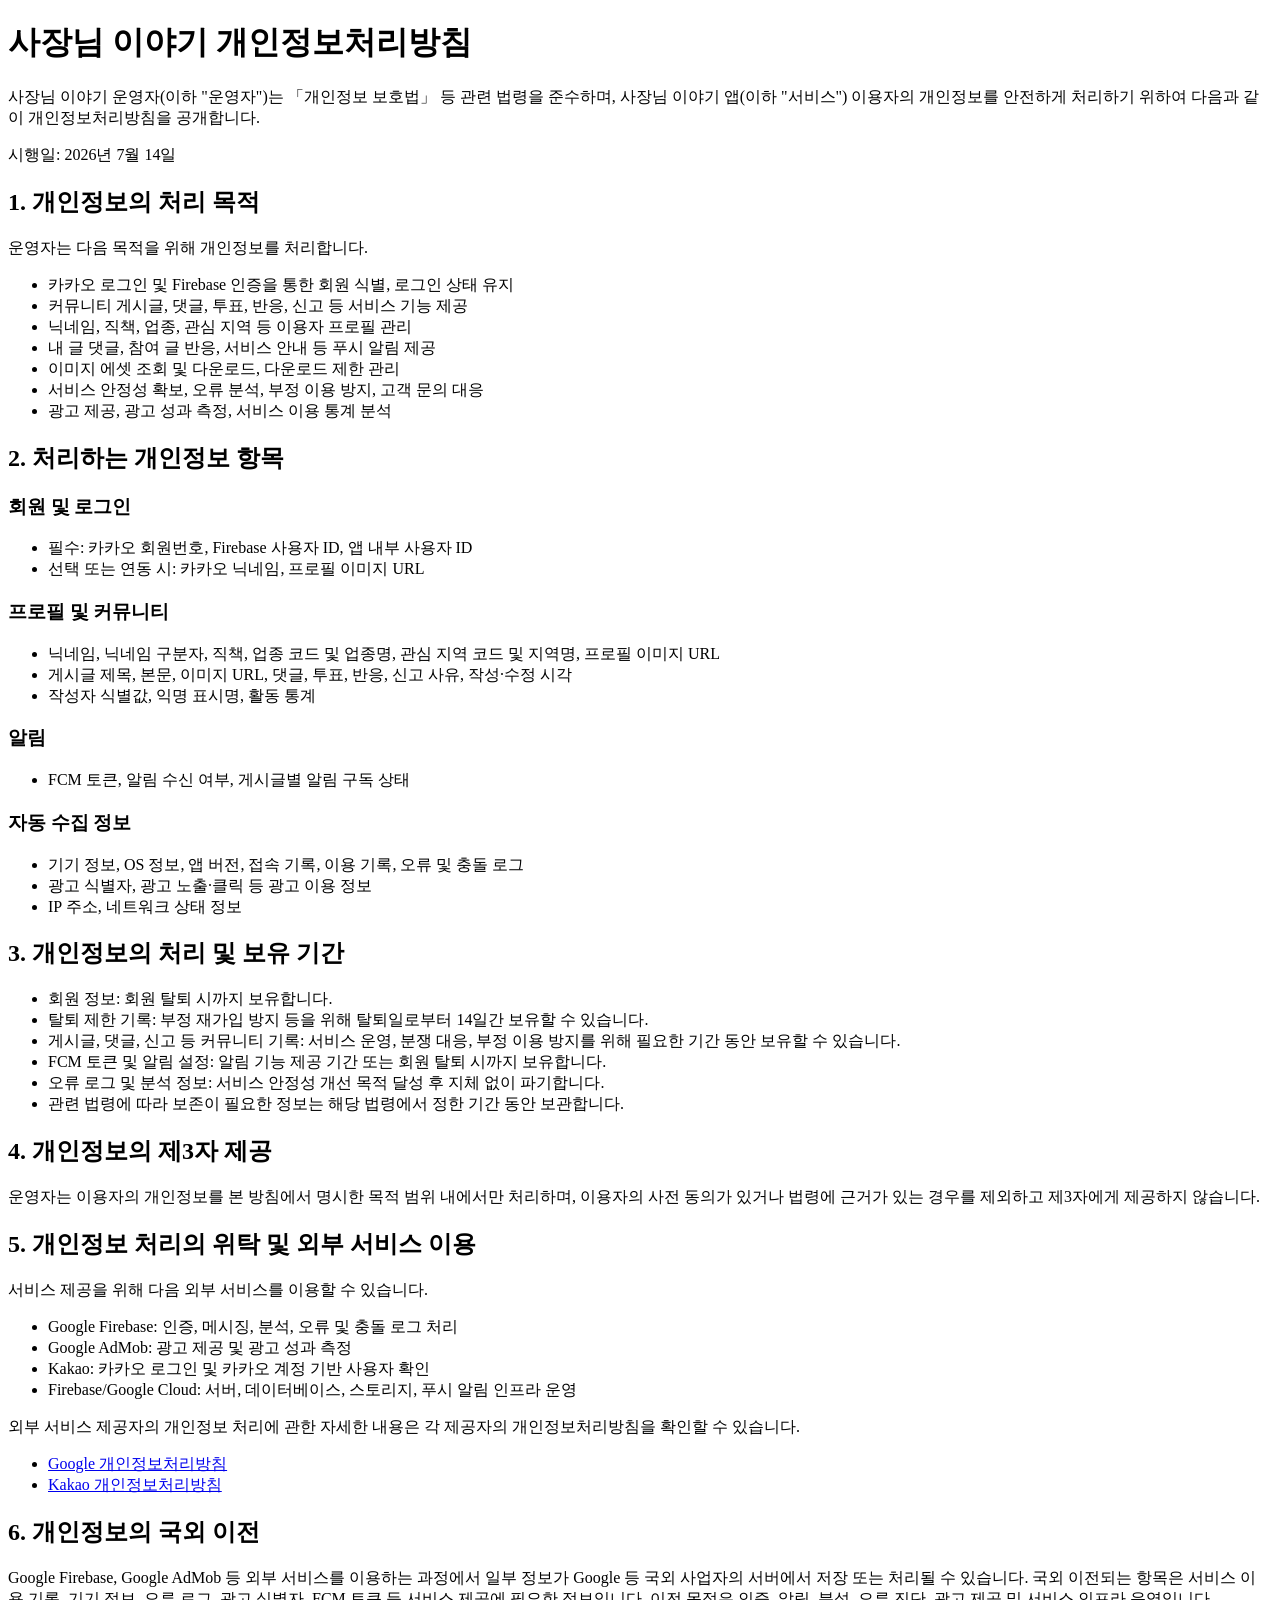
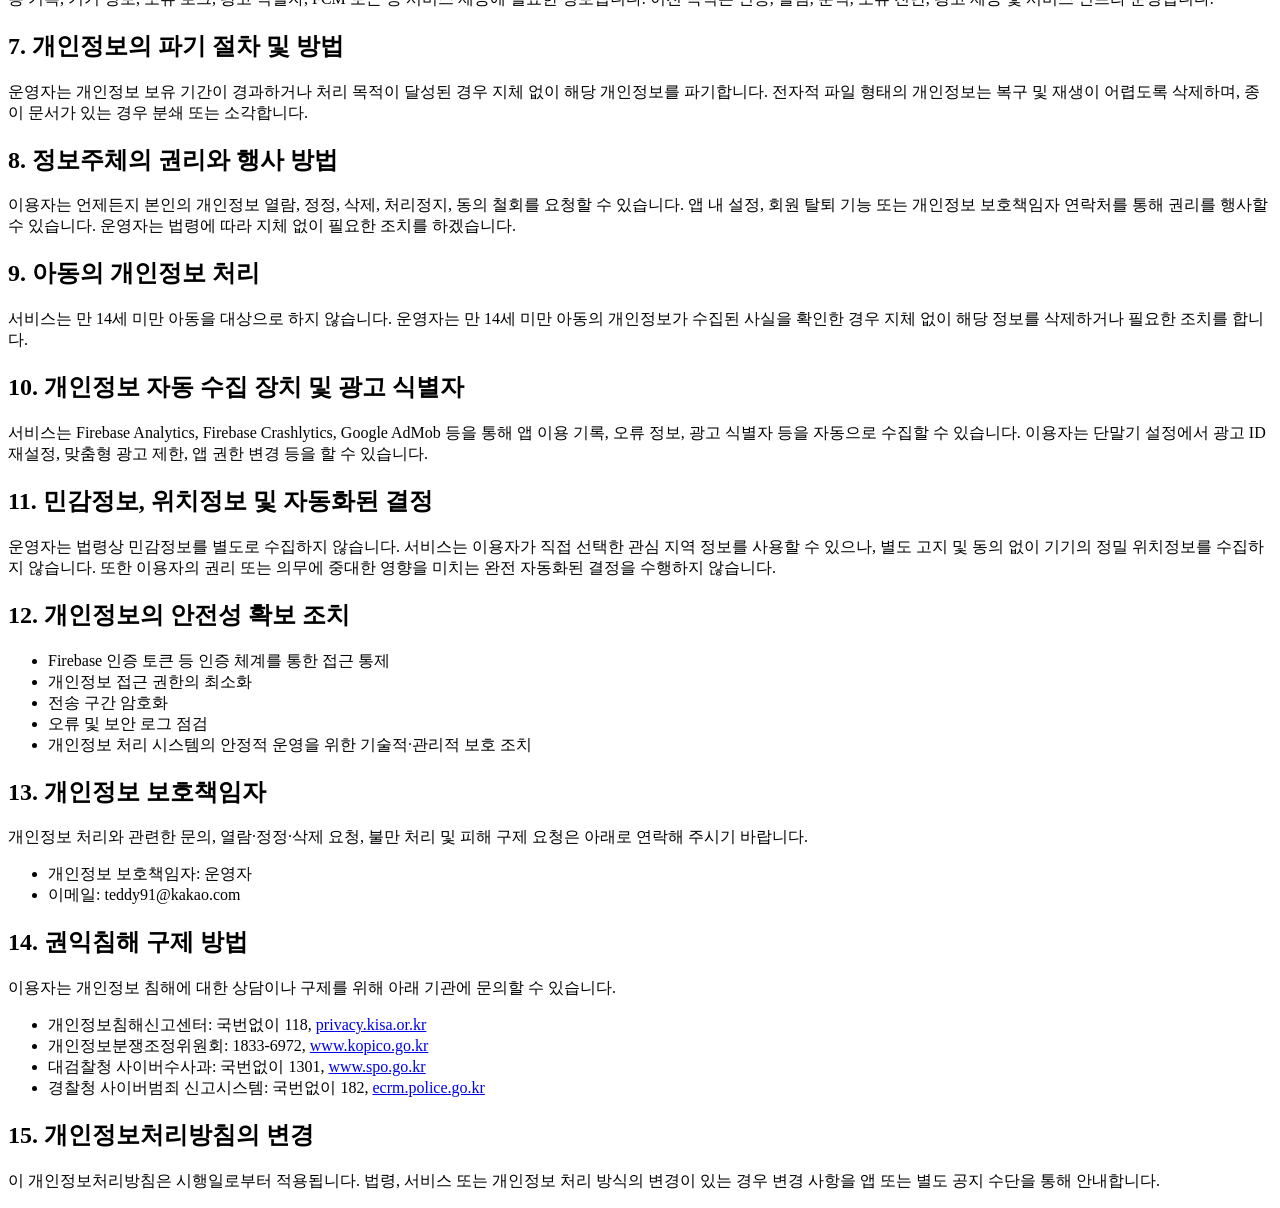
<file: privacy_policy_42.html>
<!doctype html>
<html lang="ko">
<head>
  <meta charset="utf-8">
  <meta name="viewport" content="width=device-width, initial-scale=1">
  <title>사장님 이야기 개인정보처리방침</title>
</head>
<body>
  <main>
    <h1>사장님 이야기 개인정보처리방침</h1>

    <p>
      사장님 이야기 운영자(이하 "운영자")는 「개인정보 보호법」 등 관련 법령을 준수하며,
      사장님 이야기 앱(이하 "서비스") 이용자의 개인정보를 안전하게 처리하기 위하여 다음과 같이
      개인정보처리방침을 공개합니다.
    </p>
    <p>시행일: 2026년 7월 14일</p>

    <h2>1. 개인정보의 처리 목적</h2>
    <p>운영자는 다음 목적을 위해 개인정보를 처리합니다.</p>
    <ul>
      <li>카카오 로그인 및 Firebase 인증을 통한 회원 식별, 로그인 상태 유지</li>
      <li>커뮤니티 게시글, 댓글, 투표, 반응, 신고 등 서비스 기능 제공</li>
      <li>닉네임, 직책, 업종, 관심 지역 등 이용자 프로필 관리</li>
      <li>내 글 댓글, 참여 글 반응, 서비스 안내 등 푸시 알림 제공</li>
      <li>이미지 에셋 조회 및 다운로드, 다운로드 제한 관리</li>
      <li>서비스 안정성 확보, 오류 분석, 부정 이용 방지, 고객 문의 대응</li>
      <li>광고 제공, 광고 성과 측정, 서비스 이용 통계 분석</li>
    </ul>

    <h2>2. 처리하는 개인정보 항목</h2>

    <h3>회원 및 로그인</h3>
    <ul>
      <li>필수: 카카오 회원번호, Firebase 사용자 ID, 앱 내부 사용자 ID</li>
      <li>선택 또는 연동 시: 카카오 닉네임, 프로필 이미지 URL</li>
    </ul>

    <h3>프로필 및 커뮤니티</h3>
    <ul>
      <li>닉네임, 닉네임 구분자, 직책, 업종 코드 및 업종명, 관심 지역 코드 및 지역명, 프로필 이미지 URL</li>
      <li>게시글 제목, 본문, 이미지 URL, 댓글, 투표, 반응, 신고 사유, 작성·수정 시각</li>
      <li>작성자 식별값, 익명 표시명, 활동 통계</li>
    </ul>

    <h3>알림</h3>
    <ul>
      <li>FCM 토큰, 알림 수신 여부, 게시글별 알림 구독 상태</li>
    </ul>

    <h3>자동 수집 정보</h3>
    <ul>
      <li>기기 정보, OS 정보, 앱 버전, 접속 기록, 이용 기록, 오류 및 충돌 로그</li>
      <li>광고 식별자, 광고 노출·클릭 등 광고 이용 정보</li>
      <li>IP 주소, 네트워크 상태 정보</li>
    </ul>

    <h2>3. 개인정보의 처리 및 보유 기간</h2>
    <ul>
      <li>회원 정보: 회원 탈퇴 시까지 보유합니다.</li>
      <li>탈퇴 제한 기록: 부정 재가입 방지 등을 위해 탈퇴일로부터 14일간 보유할 수 있습니다.</li>
      <li>게시글, 댓글, 신고 등 커뮤니티 기록: 서비스 운영, 분쟁 대응, 부정 이용 방지를 위해 필요한 기간 동안 보유할 수 있습니다.</li>
      <li>FCM 토큰 및 알림 설정: 알림 기능 제공 기간 또는 회원 탈퇴 시까지 보유합니다.</li>
      <li>오류 로그 및 분석 정보: 서비스 안정성 개선 목적 달성 후 지체 없이 파기합니다.</li>
      <li>관련 법령에 따라 보존이 필요한 정보는 해당 법령에서 정한 기간 동안 보관합니다.</li>
    </ul>

    <h2>4. 개인정보의 제3자 제공</h2>
    <p>
      운영자는 이용자의 개인정보를 본 방침에서 명시한 목적 범위 내에서만 처리하며,
      이용자의 사전 동의가 있거나 법령에 근거가 있는 경우를 제외하고 제3자에게 제공하지 않습니다.
    </p>

    <h2>5. 개인정보 처리의 위탁 및 외부 서비스 이용</h2>
    <p>서비스 제공을 위해 다음 외부 서비스를 이용할 수 있습니다.</p>
    <ul>
      <li>Google Firebase: 인증, 메시징, 분석, 오류 및 충돌 로그 처리</li>
      <li>Google AdMob: 광고 제공 및 광고 성과 측정</li>
      <li>Kakao: 카카오 로그인 및 카카오 계정 기반 사용자 확인</li>
      <li>Firebase/Google Cloud: 서버, 데이터베이스, 스토리지, 푸시 알림 인프라 운영</li>
    </ul>
    <p>
      외부 서비스 제공자의 개인정보 처리에 관한 자세한 내용은 각 제공자의 개인정보처리방침을 확인할 수 있습니다.
    </p>
    <ul>
      <li><a href="https://policies.google.com/privacy" target="_blank" rel="noopener">Google 개인정보처리방침</a></li>
      <li><a href="https://privacy.kakao.com/policy" target="_blank" rel="noopener">Kakao 개인정보처리방침</a></li>
    </ul>

    <h2>6. 개인정보의 국외 이전</h2>
    <p>
      Google Firebase, Google AdMob 등 외부 서비스를 이용하는 과정에서 일부 정보가 Google 등
      국외 사업자의 서버에서 저장 또는 처리될 수 있습니다. 국외 이전되는 항목은 서비스 이용 기록,
      기기 정보, 오류 로그, 광고 식별자, FCM 토큰 등 서비스 제공에 필요한 정보입니다.
      이전 목적은 인증, 알림, 분석, 오류 진단, 광고 제공 및 서비스 인프라 운영입니다.
    </p>

    <h2>7. 개인정보의 파기 절차 및 방법</h2>
    <p>
      운영자는 개인정보 보유 기간이 경과하거나 처리 목적이 달성된 경우 지체 없이 해당 개인정보를 파기합니다.
      전자적 파일 형태의 개인정보는 복구 및 재생이 어렵도록 삭제하며, 종이 문서가 있는 경우 분쇄 또는 소각합니다.
    </p>

    <h2>8. 정보주체의 권리와 행사 방법</h2>
    <p>
      이용자는 언제든지 본인의 개인정보 열람, 정정, 삭제, 처리정지, 동의 철회를 요청할 수 있습니다.
      앱 내 설정, 회원 탈퇴 기능 또는 개인정보 보호책임자 연락처를 통해 권리를 행사할 수 있습니다.
      운영자는 법령에 따라 지체 없이 필요한 조치를 하겠습니다.
    </p>

    <h2>9. 아동의 개인정보 처리</h2>
    <p>
      서비스는 만 14세 미만 아동을 대상으로 하지 않습니다. 운영자는 만 14세 미만 아동의 개인정보가
      수집된 사실을 확인한 경우 지체 없이 해당 정보를 삭제하거나 필요한 조치를 합니다.
    </p>

    <h2>10. 개인정보 자동 수집 장치 및 광고 식별자</h2>
    <p>
      서비스는 Firebase Analytics, Firebase Crashlytics, Google AdMob 등을 통해 앱 이용 기록,
      오류 정보, 광고 식별자 등을 자동으로 수집할 수 있습니다. 이용자는 단말기 설정에서 광고 ID 재설정,
      맞춤형 광고 제한, 앱 권한 변경 등을 할 수 있습니다.
    </p>

    <h2>11. 민감정보, 위치정보 및 자동화된 결정</h2>
    <p>
      운영자는 법령상 민감정보를 별도로 수집하지 않습니다. 서비스는 이용자가 직접 선택한 관심 지역 정보를
      사용할 수 있으나, 별도 고지 및 동의 없이 기기의 정밀 위치정보를 수집하지 않습니다.
      또한 이용자의 권리 또는 의무에 중대한 영향을 미치는 완전 자동화된 결정을 수행하지 않습니다.
    </p>

    <h2>12. 개인정보의 안전성 확보 조치</h2>
    <ul>
      <li>Firebase 인증 토큰 등 인증 체계를 통한 접근 통제</li>
      <li>개인정보 접근 권한의 최소화</li>
      <li>전송 구간 암호화</li>
      <li>오류 및 보안 로그 점검</li>
      <li>개인정보 처리 시스템의 안정적 운영을 위한 기술적·관리적 보호 조치</li>
    </ul>

    <h2>13. 개인정보 보호책임자</h2>
    <p>
      개인정보 처리와 관련한 문의, 열람·정정·삭제 요청, 불만 처리 및 피해 구제 요청은 아래로 연락해 주시기 바랍니다.
    </p>
    <ul>
      <li>개인정보 보호책임자: 운영자</li>
      <li>이메일: teddy91@kakao.com</li>
    </ul>

    <h2>14. 권익침해 구제 방법</h2>
    <p>이용자는 개인정보 침해에 대한 상담이나 구제를 위해 아래 기관에 문의할 수 있습니다.</p>
    <ul>
      <li>개인정보침해신고센터: 국번없이 118, <a href="https://privacy.kisa.or.kr" target="_blank" rel="noopener">privacy.kisa.or.kr</a></li>
      <li>개인정보분쟁조정위원회: 1833-6972, <a href="https://www.kopico.go.kr" target="_blank" rel="noopener">www.kopico.go.kr</a></li>
      <li>대검찰청 사이버수사과: 국번없이 1301, <a href="https://www.spo.go.kr" target="_blank" rel="noopener">www.spo.go.kr</a></li>
      <li>경찰청 사이버범죄 신고시스템: 국번없이 182, <a href="https://ecrm.police.go.kr" target="_blank" rel="noopener">ecrm.police.go.kr</a></li>
    </ul>

    <h2>15. 개인정보처리방침의 변경</h2>
    <p>
      이 개인정보처리방침은 시행일로부터 적용됩니다. 법령, 서비스 또는 개인정보 처리 방식의 변경이 있는 경우
      변경 사항을 앱 또는 별도 공지 수단을 통해 안내합니다.
    </p>
  </main>
</body>
</html>
</file>
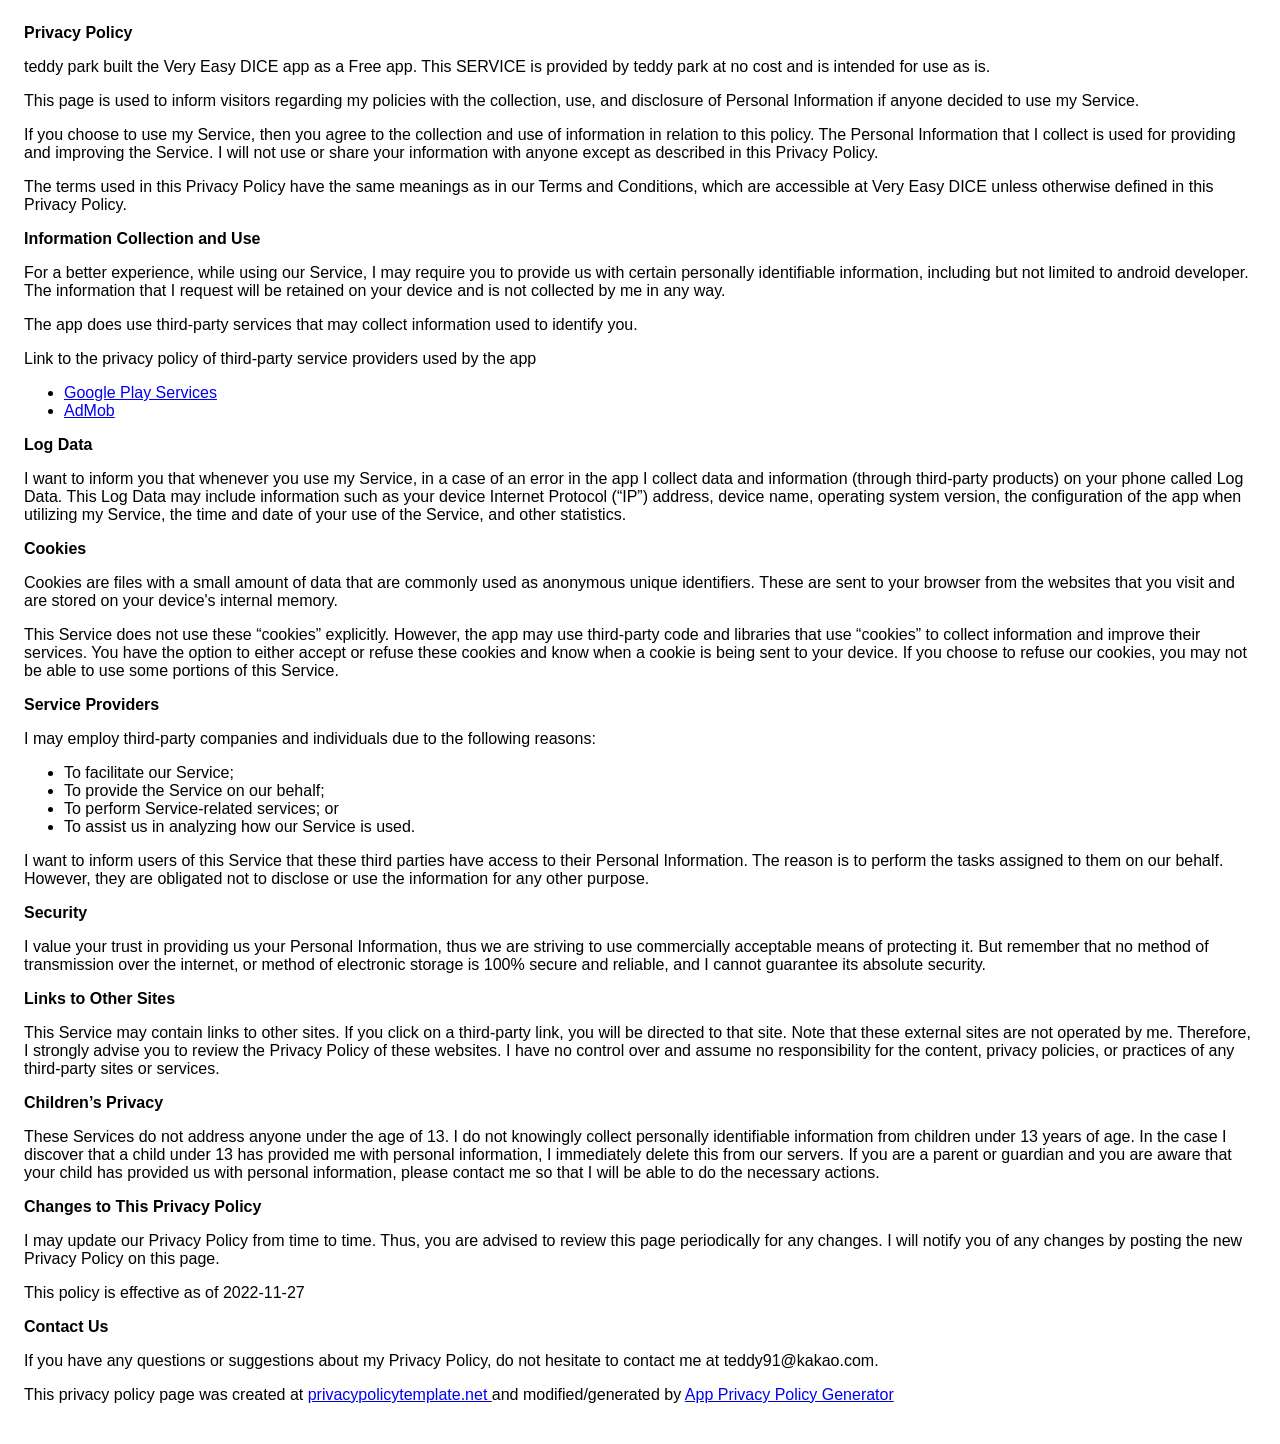
<file: privacy_policy_easy_dice.html>
<!DOCTYPE html>
    <html>
    <head>
      <meta charset='utf-8'>
      <meta name='viewport' content='width=device-width'>
      <title>Privacy Policy</title>
      <style> body { font-family: 'Helvetica Neue', Helvetica, Arial, sans-serif; padding:1em; } </style>
    </head>
    <body>
    <strong>Privacy Policy</strong> <p>
                  teddy park built the Very Easy DICE app as
                  a Free app. This SERVICE is provided by
                  teddy park at no cost and is intended for use as
                  is.
                </p> <p>
                  This page is used to inform visitors regarding my
                  policies with the collection, use, and disclosure of Personal
                  Information if anyone decided to use my Service.
                </p> <p>
                  If you choose to use my Service, then you agree to
                  the collection and use of information in relation to this
                  policy. The Personal Information that I collect is
                  used for providing and improving the Service. I will not use or share your information with
                  anyone except as described in this Privacy Policy.
                </p> <p>
                  The terms used in this Privacy Policy have the same meanings
                  as in our Terms and Conditions, which are accessible at
                  Very Easy DICE unless otherwise defined in this Privacy Policy.
                </p> <p><strong>Information Collection and Use</strong></p> <p>
                  For a better experience, while using our Service, I
                  may require you to provide us with certain personally
                  identifiable information, including but not limited to android developer. The information that
                  I request will be retained on your device and is not collected by me in any way.
                </p> <div><p>
                    The app does use third-party services that may collect
                    information used to identify you.
                  </p> <p>
                    Link to the privacy policy of third-party service providers used
                    by the app
                  </p> <ul><li><a href="https://www.google.com/policies/privacy/" target="_blank" rel="noopener noreferrer">Google Play Services</a></li><li><a href="https://support.google.com/admob/answer/6128543?hl=en" target="_blank" rel="noopener noreferrer">AdMob</a></li><!----><!----><!----><!----><!----><!----><!----><!----><!----><!----><!----><!----><!----><!----><!----><!----><!----><!----><!----><!----><!----><!----><!----><!----><!----><!----></ul></div> <p><strong>Log Data</strong></p> <p>
                  I want to inform you that whenever you
                  use my Service, in a case of an error in the app
                  I collect data and information (through third-party
                  products) on your phone called Log Data. This Log Data may
                  include information such as your device Internet Protocol
                  (“IP”) address, device name, operating system version, the
                  configuration of the app when utilizing my Service,
                  the time and date of your use of the Service, and other
                  statistics.
                </p> <p><strong>Cookies</strong></p> <p>
                  Cookies are files with a small amount of data that are
                  commonly used as anonymous unique identifiers. These are sent
                  to your browser from the websites that you visit and are
                  stored on your device's internal memory.
                </p> <p>
                  This Service does not use these “cookies” explicitly. However,
                  the app may use third-party code and libraries that use
                  “cookies” to collect information and improve their services.
                  You have the option to either accept or refuse these cookies
                  and know when a cookie is being sent to your device. If you
                  choose to refuse our cookies, you may not be able to use some
                  portions of this Service.
                </p> <p><strong>Service Providers</strong></p> <p>
                  I may employ third-party companies and
                  individuals due to the following reasons:
                </p> <ul><li>To facilitate our Service;</li> <li>To provide the Service on our behalf;</li> <li>To perform Service-related services; or</li> <li>To assist us in analyzing how our Service is used.</li></ul> <p>
                  I want to inform users of this Service
                  that these third parties have access to their Personal
                  Information. The reason is to perform the tasks assigned to
                  them on our behalf. However, they are obligated not to
                  disclose or use the information for any other purpose.
                </p> <p><strong>Security</strong></p> <p>
                  I value your trust in providing us your
                  Personal Information, thus we are striving to use commercially
                  acceptable means of protecting it. But remember that no method
                  of transmission over the internet, or method of electronic
                  storage is 100% secure and reliable, and I cannot
                  guarantee its absolute security.
                </p> <p><strong>Links to Other Sites</strong></p> <p>
                  This Service may contain links to other sites. If you click on
                  a third-party link, you will be directed to that site. Note
                  that these external sites are not operated by me.
                  Therefore, I strongly advise you to review the
                  Privacy Policy of these websites. I have
                  no control over and assume no responsibility for the content,
                  privacy policies, or practices of any third-party sites or
                  services.
                </p> <p><strong>Children’s Privacy</strong></p> <div><p>
                    These Services do not address anyone under the age of 13.
                    I do not knowingly collect personally
                    identifiable information from children under 13 years of age. In the case
                    I discover that a child under 13 has provided
                    me with personal information, I immediately
                    delete this from our servers. If you are a parent or guardian
                    and you are aware that your child has provided us with
                    personal information, please contact me so that
                    I will be able to do the necessary actions.
                  </p></div> <!----> <p><strong>Changes to This Privacy Policy</strong></p> <p>
                  I may update our Privacy Policy from
                  time to time. Thus, you are advised to review this page
                  periodically for any changes. I will
                  notify you of any changes by posting the new Privacy Policy on
                  this page.
                </p> <p>This policy is effective as of 2022-11-27</p> <p><strong>Contact Us</strong></p> <p>
                  If you have any questions or suggestions about my
                  Privacy Policy, do not hesitate to contact me at teddy91@kakao.com.
                </p> <p>This privacy policy page was created at <a href="https://privacypolicytemplate.net" target="_blank" rel="noopener noreferrer">privacypolicytemplate.net </a>and modified/generated by <a href="https://app-privacy-policy-generator.nisrulz.com/" target="_blank" rel="noopener noreferrer">App Privacy Policy Generator</a></p>
    </body>
    </html>
</file>
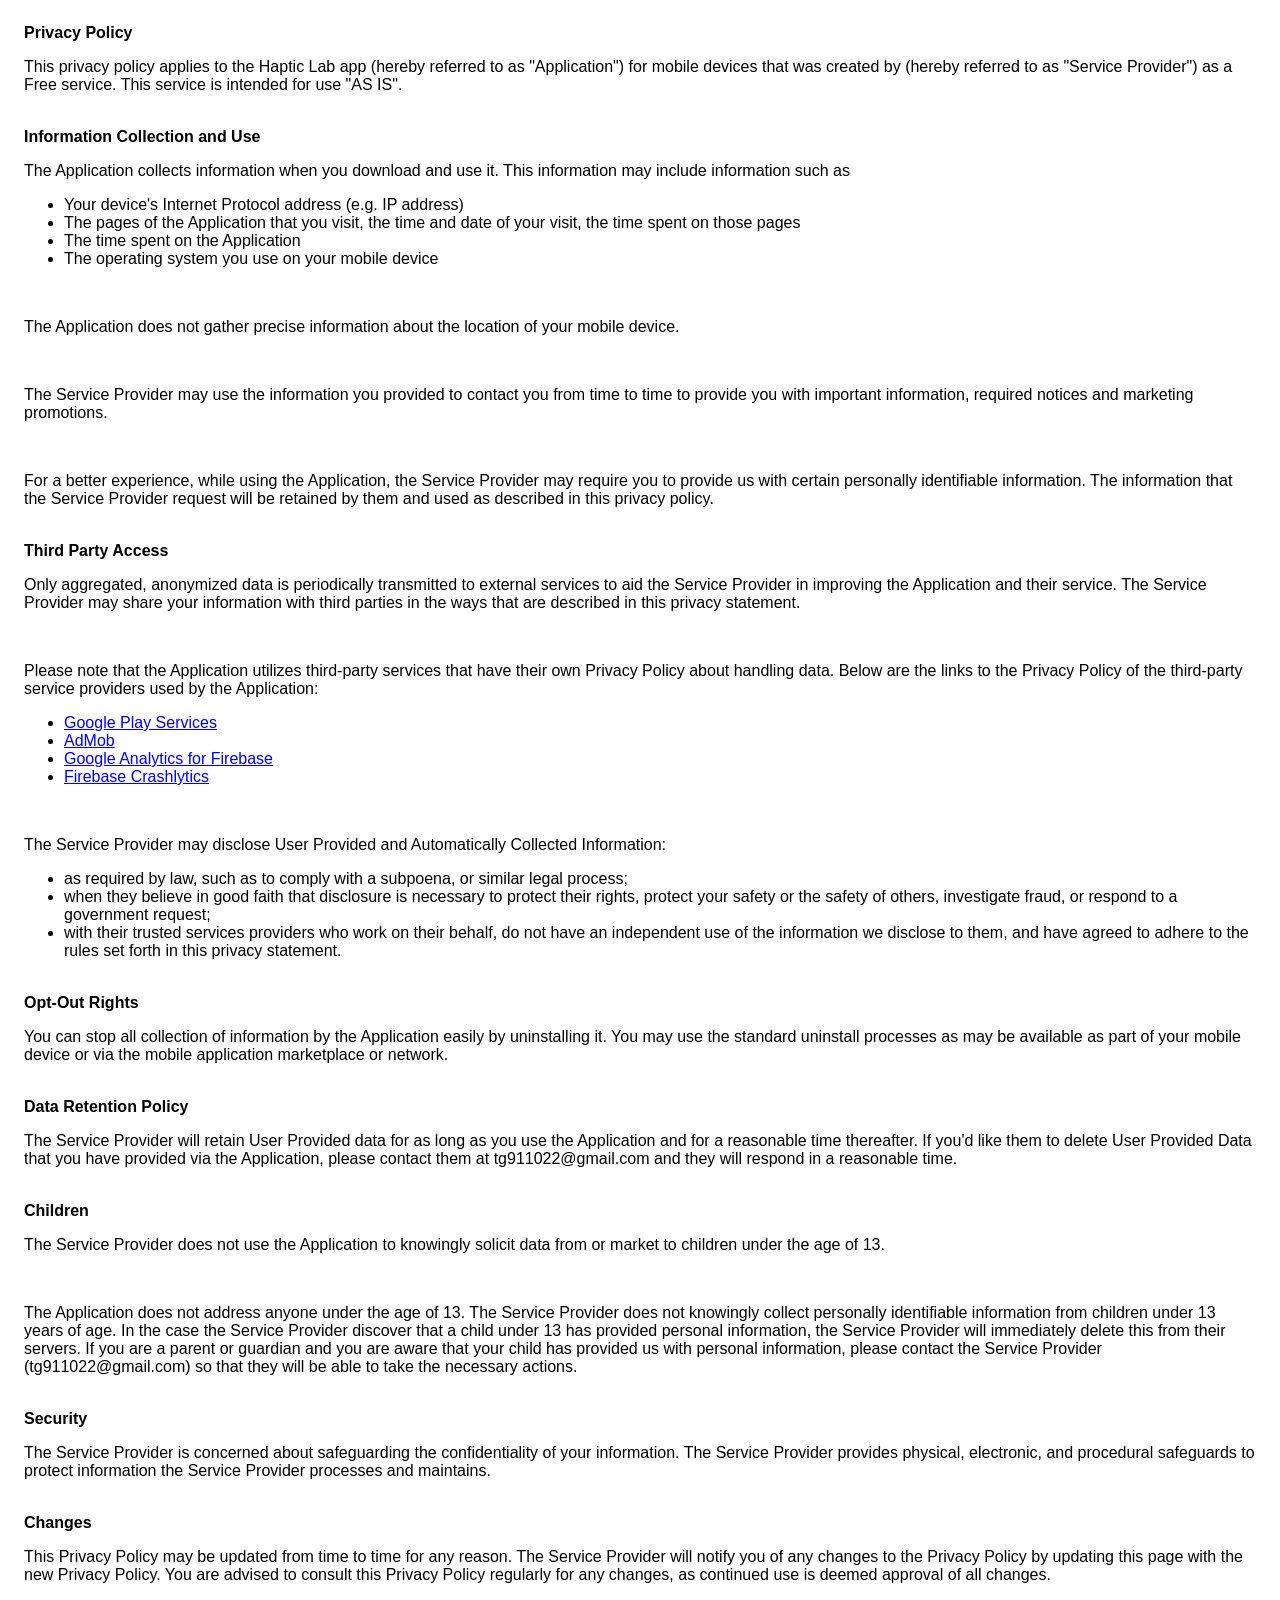
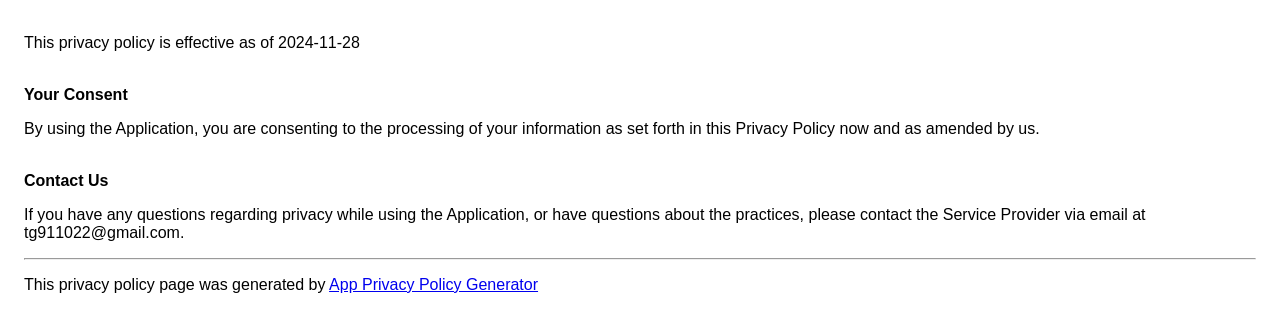
<file: privacy_policy_haptic_lab.html>
<!DOCTYPE html>
    <html>
    <head>
      <meta charset='utf-8'>
      <meta name='viewport' content='width=device-width'>
      <title>Privacy Policy</title>
      <style> body { font-family: 'Helvetica Neue', Helvetica, Arial, sans-serif; padding:1em; } </style>
    </head>
    <body>
    <strong>Privacy Policy</strong><p>This privacy policy applies to the Haptic Lab app (hereby referred to as "Application") for mobile devices that was created by  (hereby referred to as "Service Provider") as a Free service. This service is intended for use "AS IS".</p><br><strong>Information Collection and Use</strong><p>The Application collects information when you download and use it. This information may include information such as </p><ul><li>Your device's Internet Protocol address (e.g. IP address)</li><li>The pages of the Application that you visit, the time and date of your visit, the time spent on those pages</li><li>The time spent on the Application</li><li>The operating system you use on your mobile device</li></ul><p></p><br><p>The Application does not gather precise information about the location of your mobile device.</p><div style="display: none;"><p>The Application collects your device's location, which helps the Service Provider determine your approximate geographical location and make use of in below ways:</p><ul><li>Geolocation Services: The Service Provider utilizes location data to provide features such as personalized content, relevant recommendations, and location-based services.</li><li>Analytics and Improvements: Aggregated and anonymized location data helps the Service Provider to analyze user behavior, identify trends, and improve the overall performance and functionality of the Application.</li><li>Third-Party Services: Periodically, the Service Provider may transmit anonymized location data to external services. These services assist them in enhancing the Application and optimizing their offerings.</li></ul></div><br><p>The Service Provider may use the information you provided to contact you from time to time to provide you with important information, required notices and marketing promotions.</p><br><p>For a better experience, while using the Application, the Service Provider may require you to provide us with certain personally identifiable information. The information that the Service Provider request will be retained by them and used as described in this privacy policy.</p><br><strong>Third Party Access</strong><p>Only aggregated, anonymized data is periodically transmitted to external services to aid the Service Provider in improving the Application and their service. The Service Provider may share your information with third parties in the ways that are described in this privacy statement.</p><div><br><p>Please note that the Application utilizes third-party services that have their own Privacy Policy about handling data. Below are the links to the Privacy Policy of the third-party service providers used by the Application:</p><ul><li><a href="https://www.google.com/policies/privacy/" target="_blank" rel="noopener noreferrer">Google Play Services</a></li><li><a href="https://support.google.com/admob/answer/6128543?hl=en" target="_blank" rel="noopener noreferrer">AdMob</a></li><li><a href="https://firebase.google.com/support/privacy" target="_blank" rel="noopener noreferrer">Google Analytics for Firebase</a></li><li><a href="https://firebase.google.com/support/privacy/" target="_blank" rel="noopener noreferrer">Firebase Crashlytics</a></li><!----><!----><!----><!----><!----><!----><!----><!----><!----><!----><!----><!----><!----><!----><!----><!----><!----><!----><!----><!----><!----><!----><!----><!----><!----><!----><!----><!----></ul></div><br><p>The Service Provider may disclose User Provided and Automatically Collected Information:</p><ul><li>as required by law, such as to comply with a subpoena, or similar legal process;</li><li>when they believe in good faith that disclosure is necessary to protect their rights, protect your safety or the safety of others, investigate fraud, or respond to a government request;</li><li>with their trusted services providers who work on their behalf, do not have an independent use of the information we disclose to them, and have agreed to adhere to the rules set forth in this privacy statement.</li></ul><p></p><br><strong>Opt-Out Rights</strong><p>You can stop all collection of information by the Application easily by uninstalling it. You may use the standard uninstall processes as may be available as part of your mobile device or via the mobile application marketplace or network.</p><br><strong>Data Retention Policy</strong><p>The Service Provider will retain User Provided data for as long as you use the Application and for a reasonable time thereafter. If you'd like them to delete User Provided Data that you have provided via the Application, please contact them at tg911022@gmail.com and they will respond in a reasonable time.</p><br><strong>Children</strong><p>The Service Provider does not use the Application to knowingly solicit data from or market to children under the age of 13.</p><div><br><p>The Application does not address anyone under the age of 13.
The Service Provider does not knowingly collect personally
identifiable information from children under 13 years of age. In the case
the Service Provider discover that a child under 13 has provided
personal information, the Service Provider will immediately
delete this from their servers. If you are a parent or guardian
and you are aware that your child has provided us with
personal information, please contact the Service Provider (tg911022@gmail.com) so that
they will be able to take the necessary actions.</p></div><!----><br><strong>Security</strong><p>The Service Provider is concerned about safeguarding the confidentiality of your information. The Service Provider provides physical, electronic, and procedural safeguards to protect information the Service Provider processes and maintains.</p><br><strong>Changes</strong><p>This Privacy Policy may be updated from time to time for any reason. The Service Provider will notify you of any changes to the Privacy Policy by updating this page with the new Privacy Policy. You are advised to consult this Privacy Policy regularly for any changes, as continued use is deemed approval of all changes.</p><br><p>This privacy policy is effective as of 2024-11-28</p><br><strong>Your Consent</strong><p>By using the Application, you are consenting to the processing of your information as set forth in this Privacy Policy now and as amended by us.</p><br><strong>Contact Us</strong><p>If you have any questions regarding privacy while using the Application, or have questions about the practices, please contact the Service Provider via email at tg911022@gmail.com.</p><hr><p>This privacy policy page was generated by <a href="https://app-privacy-policy-generator.nisrulz.com/" target="_blank" rel="noopener noreferrer">App Privacy Policy Generator</a></p>
    </body>
    </html>
</file>
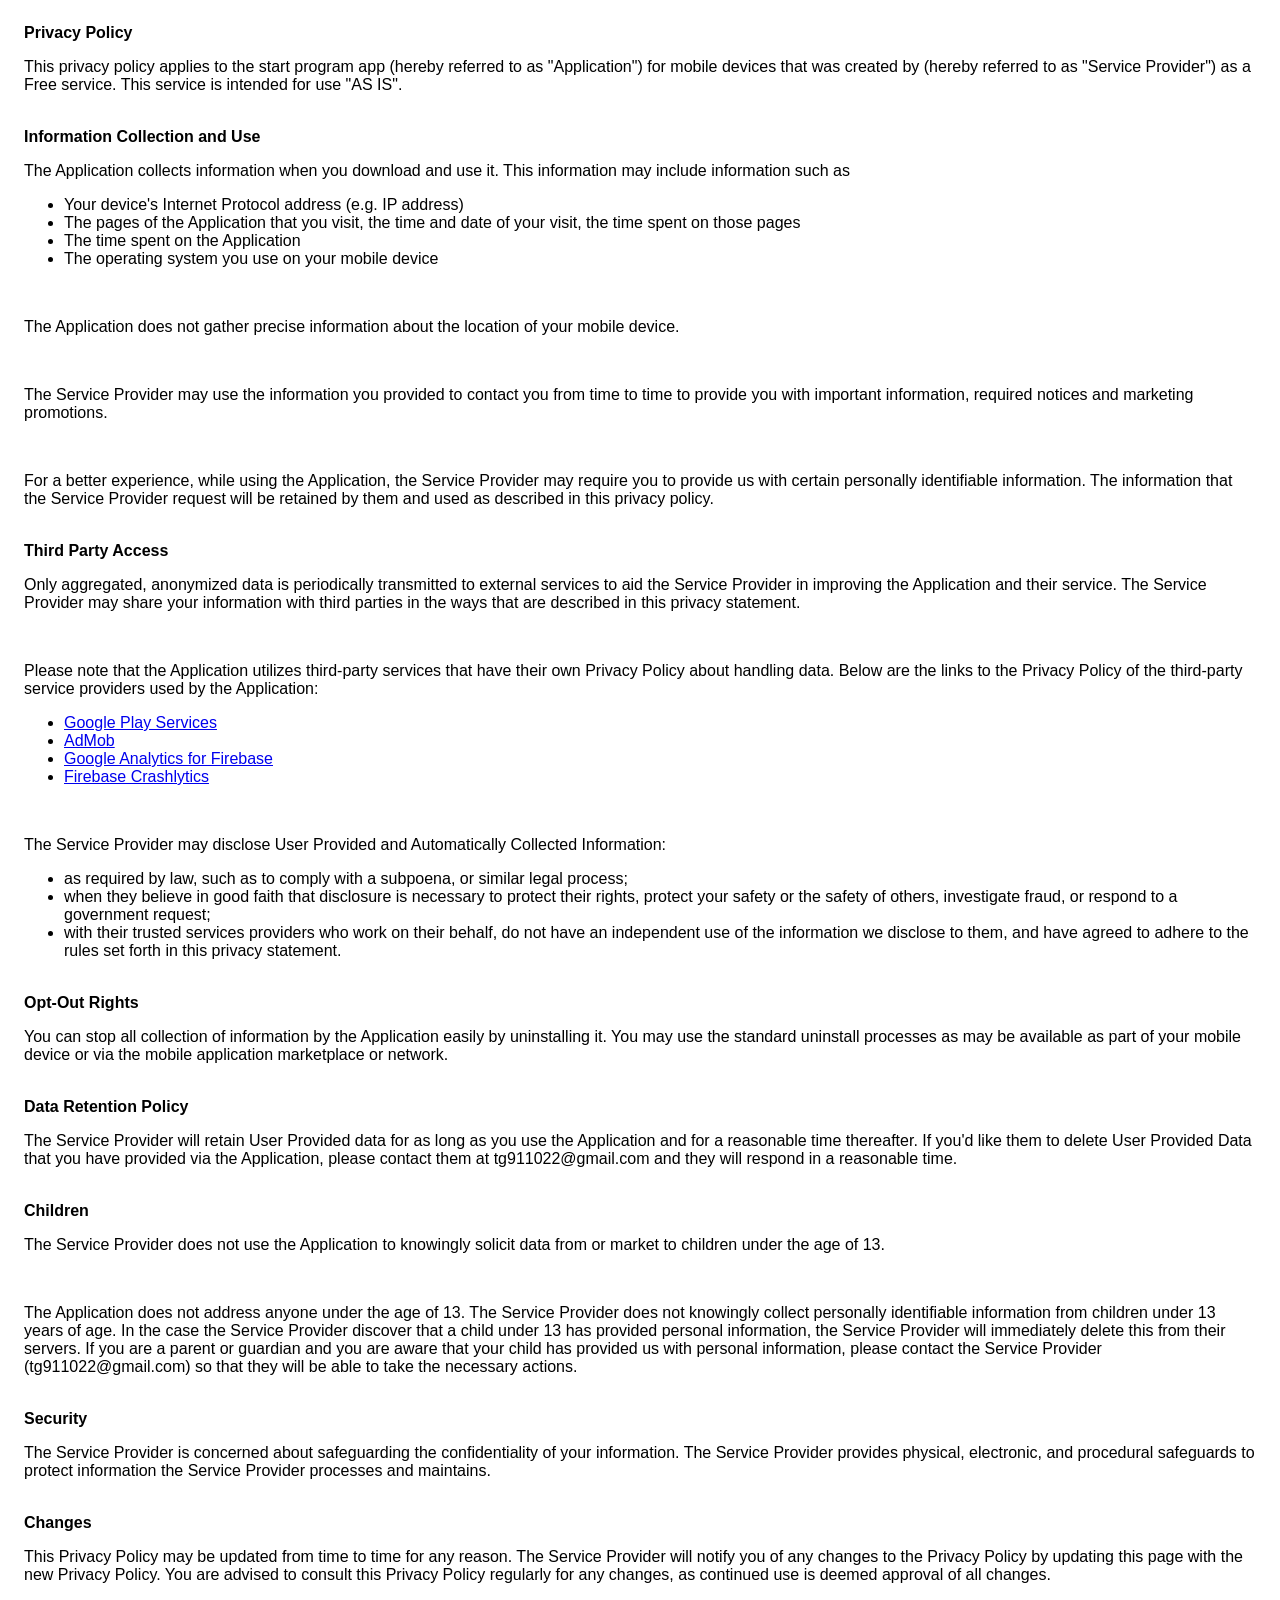
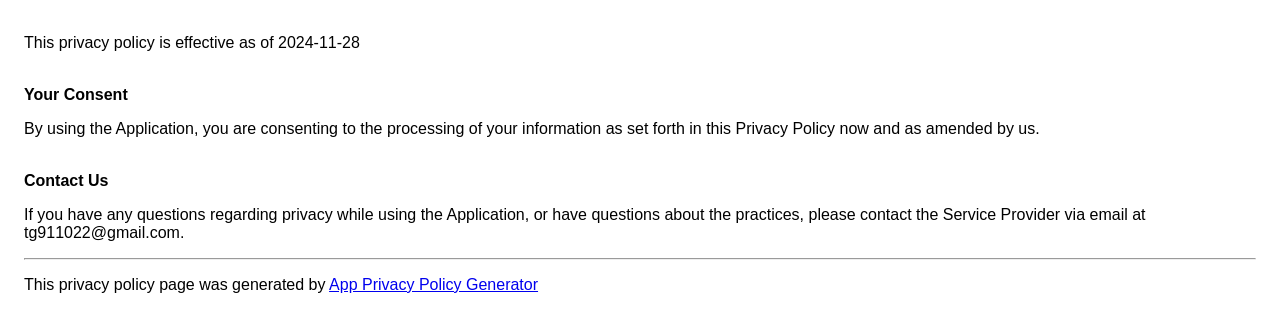
<file: privacy_policy_start_program.html>
<!DOCTYPE html>
    <html>
    <head>
      <meta charset='utf-8'>
      <meta name='viewport' content='width=device-width'>
      <title>Privacy Policy</title>
      <style> body { font-family: 'Helvetica Neue', Helvetica, Arial, sans-serif; padding:1em; } </style>
    </head>
    <body>
    <strong>Privacy Policy</strong><p>This privacy policy applies to the start program app (hereby referred to as "Application") for mobile devices that was created by  (hereby referred to as "Service Provider") as a Free service. This service is intended for use "AS IS".</p><br><strong>Information Collection and Use</strong><p>The Application collects information when you download and use it. This information may include information such as </p><ul><li>Your device's Internet Protocol address (e.g. IP address)</li><li>The pages of the Application that you visit, the time and date of your visit, the time spent on those pages</li><li>The time spent on the Application</li><li>The operating system you use on your mobile device</li></ul><p></p><br><p>The Application does not gather precise information about the location of your mobile device.</p><div style="display: none;"><p>The Application collects your device's location, which helps the Service Provider determine your approximate geographical location and make use of in below ways:</p><ul><li>Geolocation Services: The Service Provider utilizes location data to provide features such as personalized content, relevant recommendations, and location-based services.</li><li>Analytics and Improvements: Aggregated and anonymized location data helps the Service Provider to analyze user behavior, identify trends, and improve the overall performance and functionality of the Application.</li><li>Third-Party Services: Periodically, the Service Provider may transmit anonymized location data to external services. These services assist them in enhancing the Application and optimizing their offerings.</li></ul></div><br><p>The Service Provider may use the information you provided to contact you from time to time to provide you with important information, required notices and marketing promotions.</p><br><p>For a better experience, while using the Application, the Service Provider may require you to provide us with certain personally identifiable information. The information that the Service Provider request will be retained by them and used as described in this privacy policy.</p><br><strong>Third Party Access</strong><p>Only aggregated, anonymized data is periodically transmitted to external services to aid the Service Provider in improving the Application and their service. The Service Provider may share your information with third parties in the ways that are described in this privacy statement.</p><div><br><p>Please note that the Application utilizes third-party services that have their own Privacy Policy about handling data. Below are the links to the Privacy Policy of the third-party service providers used by the Application:</p><ul><li><a href="https://www.google.com/policies/privacy/" target="_blank" rel="noopener noreferrer">Google Play Services</a></li><li><a href="https://support.google.com/admob/answer/6128543?hl=en" target="_blank" rel="noopener noreferrer">AdMob</a></li><li><a href="https://firebase.google.com/support/privacy" target="_blank" rel="noopener noreferrer">Google Analytics for Firebase</a></li><li><a href="https://firebase.google.com/support/privacy/" target="_blank" rel="noopener noreferrer">Firebase Crashlytics</a></li><!----><!----><!----><!----><!----><!----><!----><!----><!----><!----><!----><!----><!----><!----><!----><!----><!----><!----><!----><!----><!----><!----><!----><!----><!----><!----><!----><!----></ul></div><br><p>The Service Provider may disclose User Provided and Automatically Collected Information:</p><ul><li>as required by law, such as to comply with a subpoena, or similar legal process;</li><li>when they believe in good faith that disclosure is necessary to protect their rights, protect your safety or the safety of others, investigate fraud, or respond to a government request;</li><li>with their trusted services providers who work on their behalf, do not have an independent use of the information we disclose to them, and have agreed to adhere to the rules set forth in this privacy statement.</li></ul><p></p><br><strong>Opt-Out Rights</strong><p>You can stop all collection of information by the Application easily by uninstalling it. You may use the standard uninstall processes as may be available as part of your mobile device or via the mobile application marketplace or network.</p><br><strong>Data Retention Policy</strong><p>The Service Provider will retain User Provided data for as long as you use the Application and for a reasonable time thereafter. If you'd like them to delete User Provided Data that you have provided via the Application, please contact them at tg911022@gmail.com and they will respond in a reasonable time.</p><br><strong>Children</strong><p>The Service Provider does not use the Application to knowingly solicit data from or market to children under the age of 13.</p><div><br><p>The Application does not address anyone under the age of 13.
The Service Provider does not knowingly collect personally
identifiable information from children under 13 years of age. In the case
the Service Provider discover that a child under 13 has provided
personal information, the Service Provider will immediately
delete this from their servers. If you are a parent or guardian
and you are aware that your child has provided us with
personal information, please contact the Service Provider (tg911022@gmail.com) so that
they will be able to take the necessary actions.</p></div><!----><br><strong>Security</strong><p>The Service Provider is concerned about safeguarding the confidentiality of your information. The Service Provider provides physical, electronic, and procedural safeguards to protect information the Service Provider processes and maintains.</p><br><strong>Changes</strong><p>This Privacy Policy may be updated from time to time for any reason. The Service Provider will notify you of any changes to the Privacy Policy by updating this page with the new Privacy Policy. You are advised to consult this Privacy Policy regularly for any changes, as continued use is deemed approval of all changes.</p><br><p>This privacy policy is effective as of 2024-11-28</p><br><strong>Your Consent</strong><p>By using the Application, you are consenting to the processing of your information as set forth in this Privacy Policy now and as amended by us.</p><br><strong>Contact Us</strong><p>If you have any questions regarding privacy while using the Application, or have questions about the practices, please contact the Service Provider via email at tg911022@gmail.com.</p><hr><p>This privacy policy page was generated by <a href="https://app-privacy-policy-generator.nisrulz.com/" target="_blank" rel="noopener noreferrer">App Privacy Policy Generator</a></p>
    </body>
    </html>
</file>
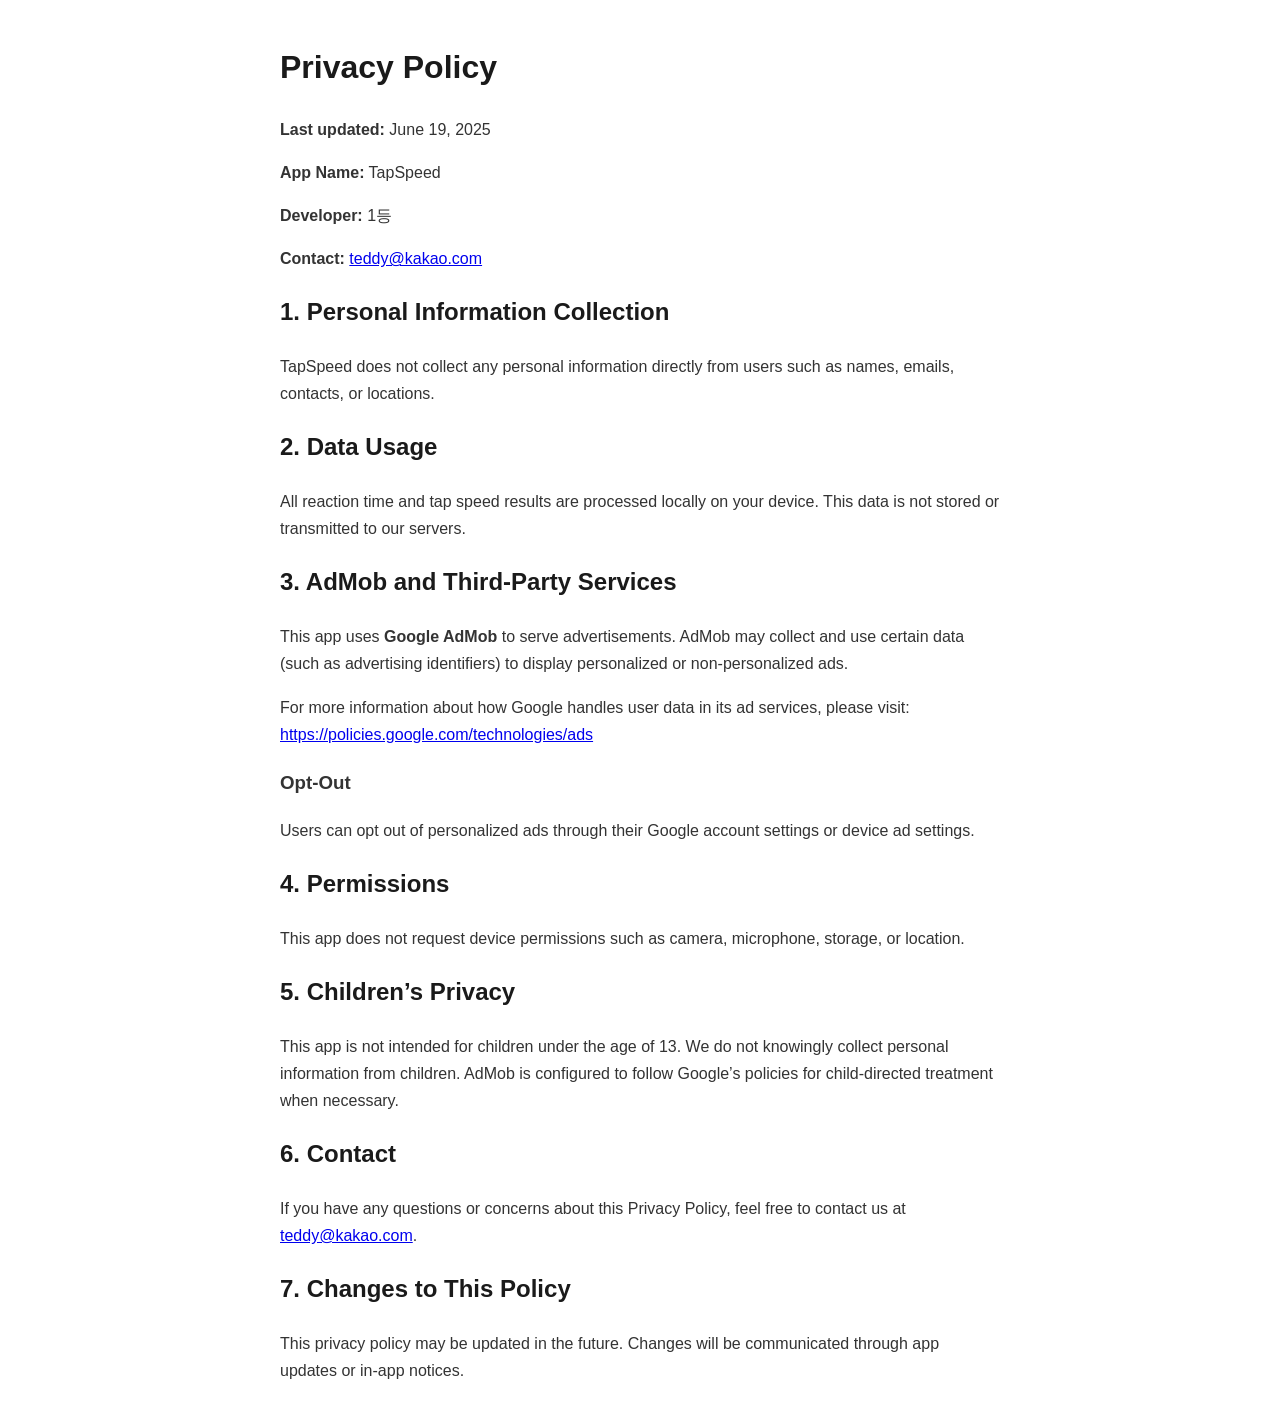
<file: privacy_policy_tap_speed.html>
<!DOCTYPE html>
<html lang="en">
<head>
    <meta charset="UTF-8">
    <title>TapSpeed Privacy Policy</title>
    <meta name="viewport" content="width=device-width, initial-scale=1.0">
    <style>
        body {
            font-family: Arial, sans-serif;
            max-width: 720px;
            margin: 40px auto;
            padding: 0 20px;
            line-height: 1.7;
            color: #333;
        }
        h1, h2 {
            color: #1a1a1a;
        }
    </style>
</head>
<body>
    <h1>Privacy Policy</h1>
    <p><strong>Last updated:</strong> June 19, 2025</p>
    <p><strong>App Name:</strong> TapSpeed</p>
    <p><strong>Developer:</strong> 1등</p>
    <p><strong>Contact:</strong> <a href="mailto:teddy@kakao.com">teddy@kakao.com</a></p>

    <h2>1. Personal Information Collection</h2>
    <p>TapSpeed does not collect any personal information directly from users such as names, emails, contacts, or locations.</p>

    <h2>2. Data Usage</h2>
    <p>All reaction time and tap speed results are processed locally on your device. This data is not stored or transmitted to our servers.</p>

    <h2>3. AdMob and Third-Party Services</h2>
    <p>This app uses <strong>Google AdMob</strong> to serve advertisements. AdMob may collect and use certain data (such as advertising identifiers) to display personalized or non-personalized ads.</p>
    <p>For more information about how Google handles user data in its ad services, please visit:  
    <a href="https://policies.google.com/technologies/ads" target="_blank">https://policies.google.com/technologies/ads</a></p>

    <h3>Opt-Out</h3>
    <p>Users can opt out of personalized ads through their Google account settings or device ad settings.</p>

    <h2>4. Permissions</h2>
    <p>This app does not request device permissions such as camera, microphone, storage, or location.</p>

    <h2>5. Children’s Privacy</h2>
    <p>This app is not intended for children under the age of 13. We do not knowingly collect personal information from children. AdMob is configured to follow Google’s policies for child-directed treatment when necessary.</p>

    <h2>6. Contact</h2>
    <p>If you have any questions or concerns about this Privacy Policy, feel free to contact us at  
    <a href="mailto:teddy@kakao.com">teddy@kakao.com</a>.</p>

    <h2>7. Changes to This Policy</h2>
    <p>This privacy policy may be updated in the future. Changes will be communicated through app updates or in-app notices.</p>
</body>
</html>
</file>
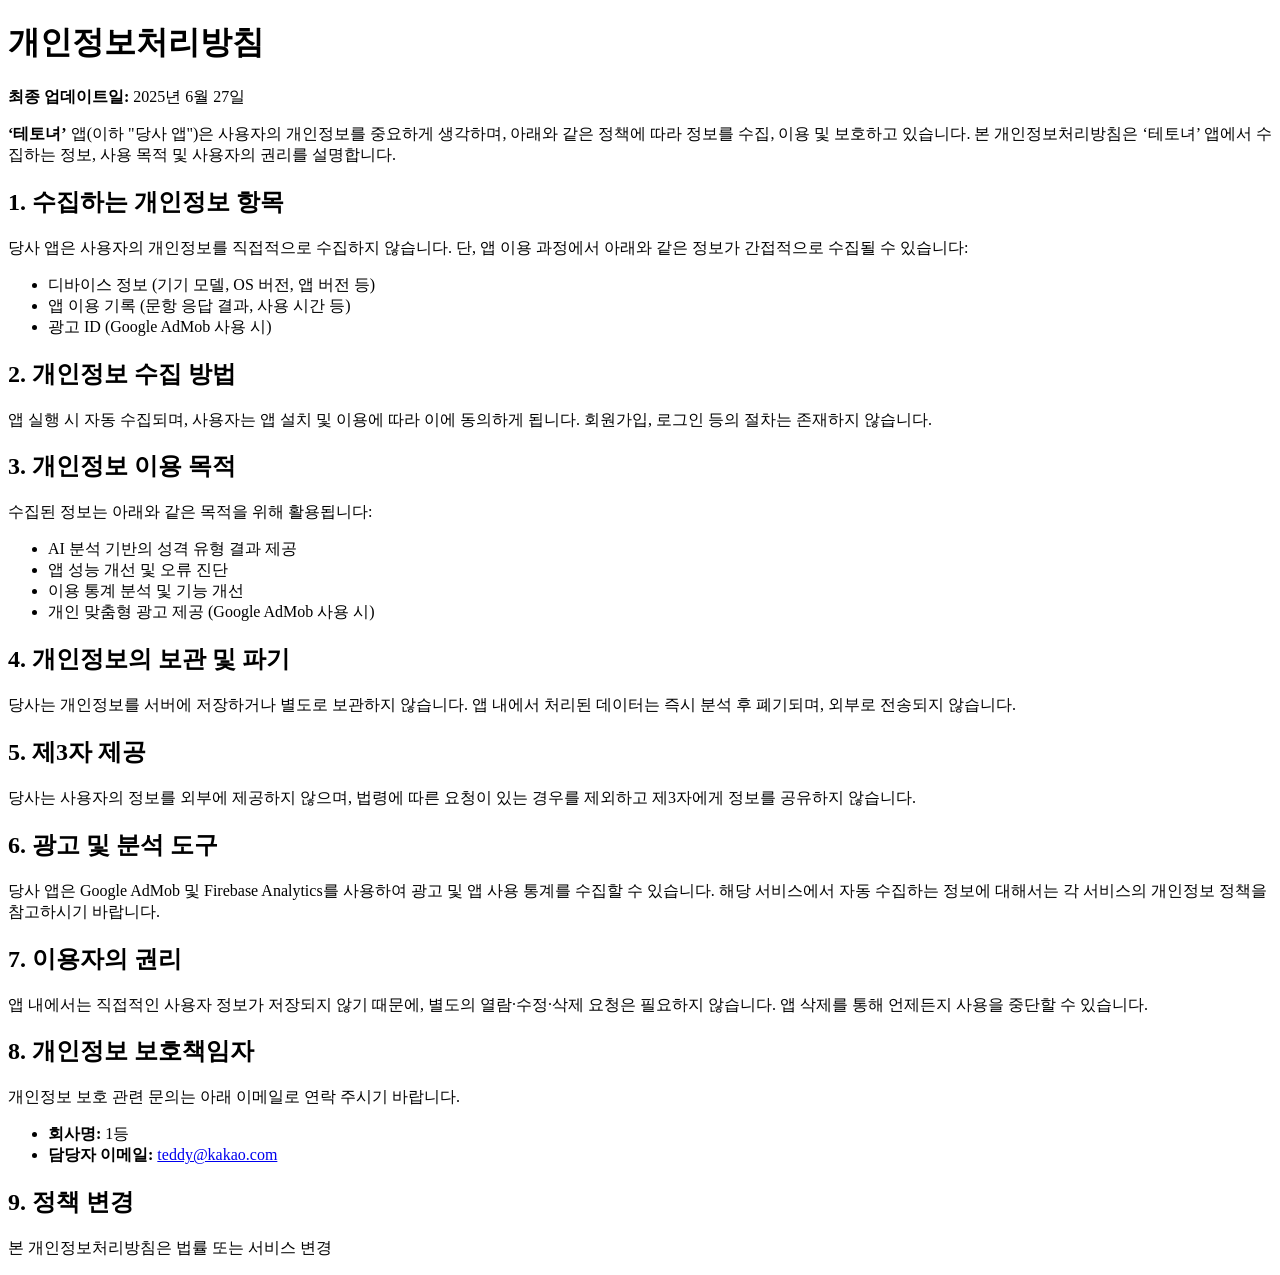
<file: privacy_policy_teto_egen.html>
<!DOCTYPE html>
<html lang="ko">
<head>
  <meta charset="UTF-8">
  <title>개인정보처리방침 | 테토녀</title>
</head>
<body>
  <h1>개인정보처리방침</h1>
  <p><strong>최종 업데이트일:</strong> 2025년 6월 27일</p>

  <p><strong>‘테토녀’</strong> 앱(이하 "당사 앱")은 사용자의 개인정보를 중요하게 생각하며, 아래와 같은 정책에 따라 정보를 수집, 이용 및 보호하고 있습니다. 본 개인정보처리방침은 ‘테토녀’ 앱에서 수집하는 정보, 사용 목적 및 사용자의 권리를 설명합니다.</p>

  <h2>1. 수집하는 개인정보 항목</h2>
  <p>당사 앱은 사용자의 개인정보를 직접적으로 수집하지 않습니다. 단, 앱 이용 과정에서 아래와 같은 정보가 간접적으로 수집될 수 있습니다:</p>
  <ul>
    <li>디바이스 정보 (기기 모델, OS 버전, 앱 버전 등)</li>
    <li>앱 이용 기록 (문항 응답 결과, 사용 시간 등)</li>
    <li>광고 ID (Google AdMob 사용 시)</li>
  </ul>

  <h2>2. 개인정보 수집 방법</h2>
  <p>앱 실행 시 자동 수집되며, 사용자는 앱 설치 및 이용에 따라 이에 동의하게 됩니다. 회원가입, 로그인 등의 절차는 존재하지 않습니다.</p>

  <h2>3. 개인정보 이용 목적</h2>
  <p>수집된 정보는 아래와 같은 목적을 위해 활용됩니다:</p>
  <ul>
    <li>AI 분석 기반의 성격 유형 결과 제공</li>
    <li>앱 성능 개선 및 오류 진단</li>
    <li>이용 통계 분석 및 기능 개선</li>
    <li>개인 맞춤형 광고 제공 (Google AdMob 사용 시)</li>
  </ul>

  <h2>4. 개인정보의 보관 및 파기</h2>
  <p>당사는 개인정보를 서버에 저장하거나 별도로 보관하지 않습니다. 앱 내에서 처리된 데이터는 즉시 분석 후 폐기되며, 외부로 전송되지 않습니다.</p>

  <h2>5. 제3자 제공</h2>
  <p>당사는 사용자의 정보를 외부에 제공하지 않으며, 법령에 따른 요청이 있는 경우를 제외하고 제3자에게 정보를 공유하지 않습니다.</p>

  <h2>6. 광고 및 분석 도구</h2>
  <p>당사 앱은 Google AdMob 및 Firebase Analytics를 사용하여 광고 및 앱 사용 통계를 수집할 수 있습니다. 해당 서비스에서 자동 수집하는 정보에 대해서는 각 서비스의 개인정보 정책을 참고하시기 바랍니다.</p>

  <h2>7. 이용자의 권리</h2>
  <p>앱 내에서는 직접적인 사용자 정보가 저장되지 않기 때문에, 별도의 열람·수정·삭제 요청은 필요하지 않습니다. 앱 삭제를 통해 언제든지 사용을 중단할 수 있습니다.</p>

  <h2>8. 개인정보 보호책임자</h2>
  <p>개인정보 보호 관련 문의는 아래 이메일로 연락 주시기 바랍니다.</p>
  <ul>
    <li><strong>회사명:</strong> 1등</li>
    <li><strong>담당자 이메일:</strong> <a href="mailto:teddy@kakao.com">teddy@kakao.com</a></li>
  </ul>

  <h2>9. 정책 변경</h2>
  <p>본 개인정보처리방침은 법률 또는 서비스 변경
</file>
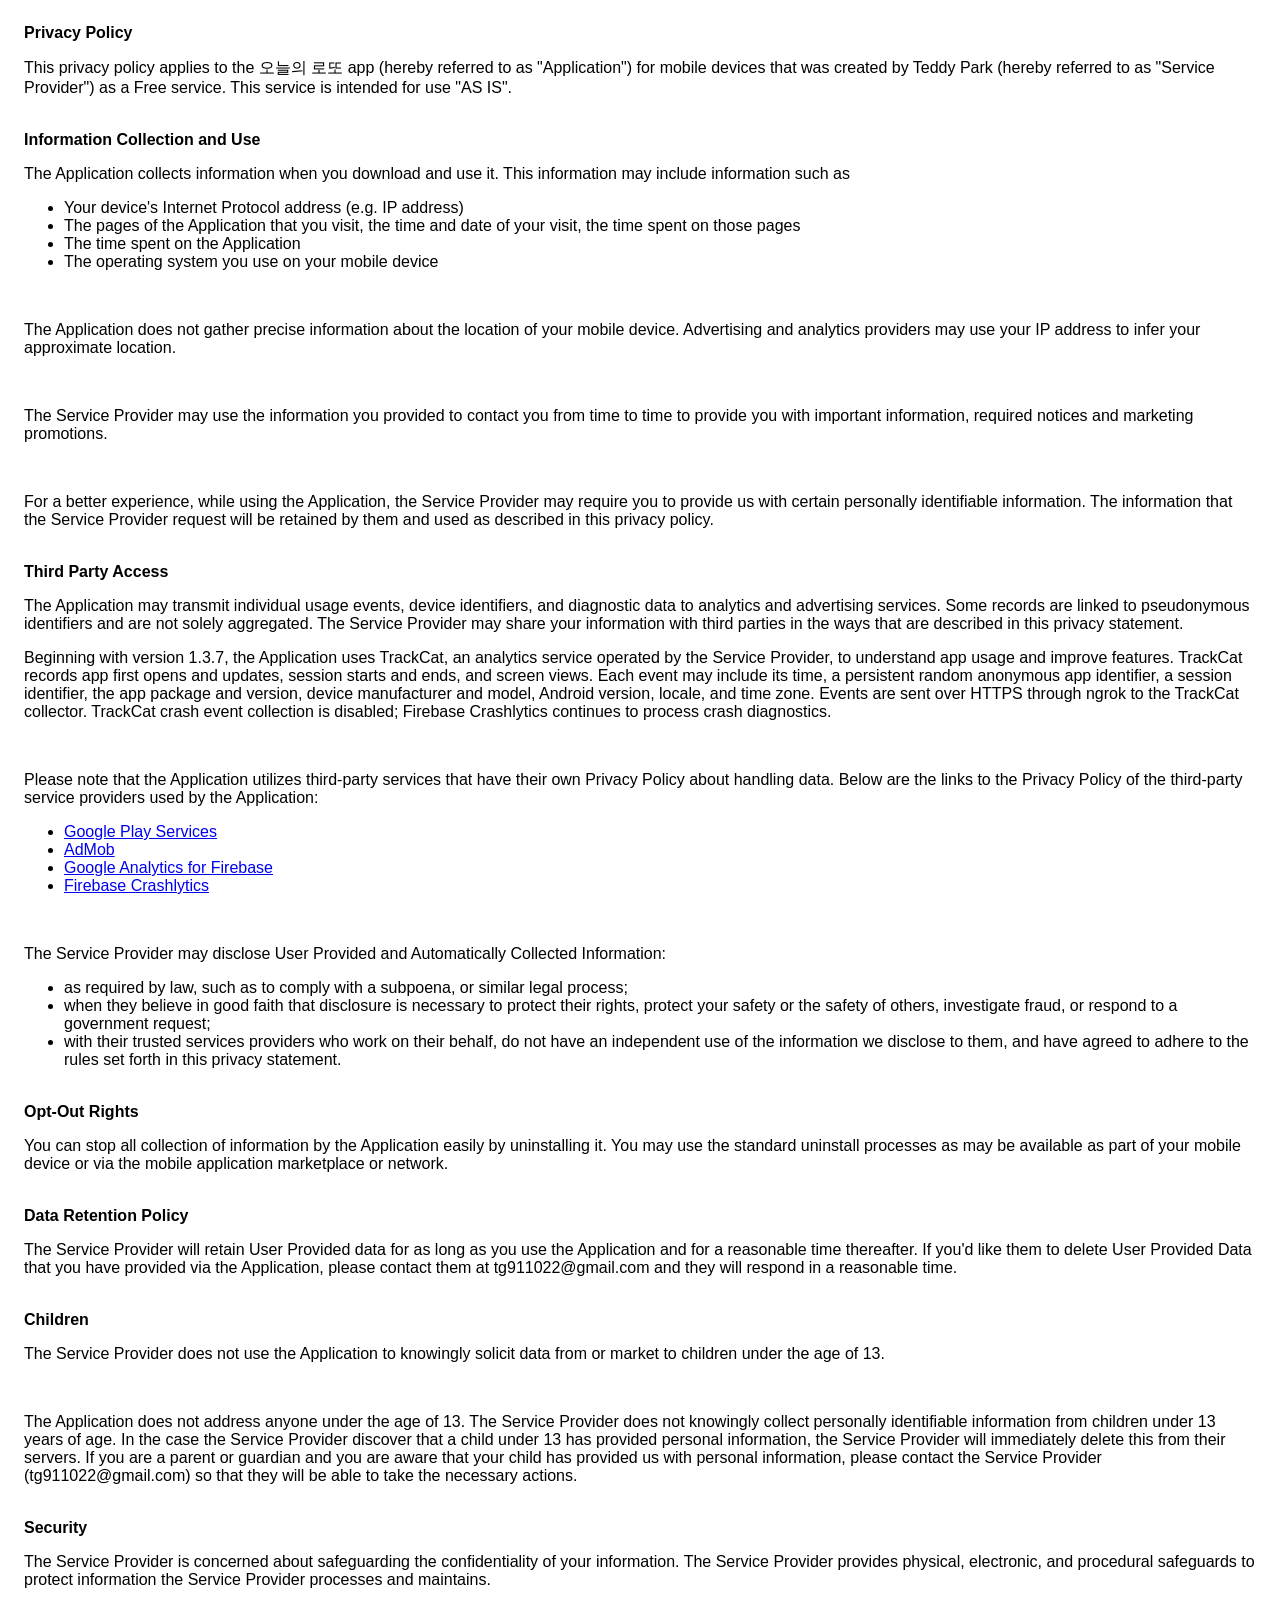
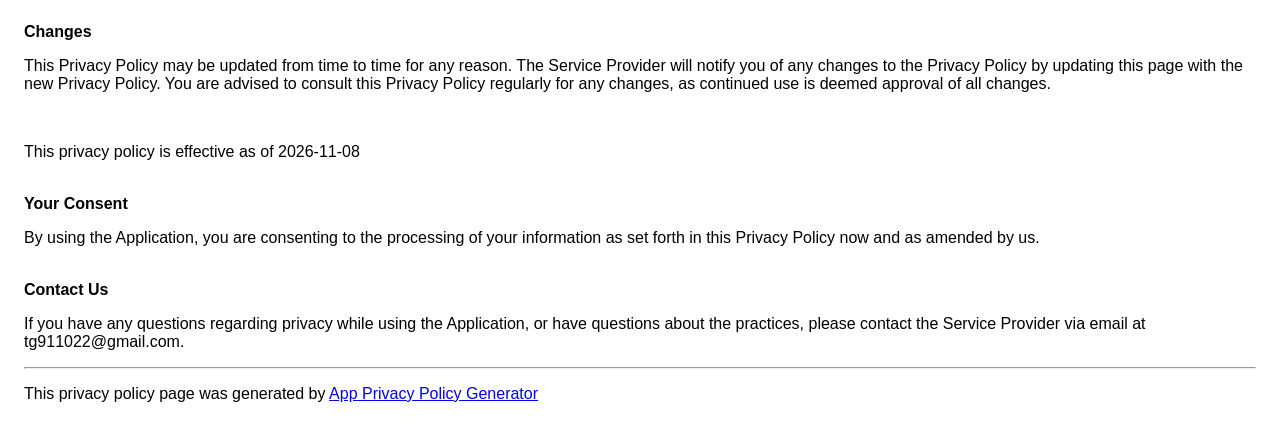
<file: privacy_policy_today_lottery.html>
<!DOCTYPE html>
    <html>
    <head>
      <meta charset='utf-8'>
      <meta name='viewport' content='width=device-width'>
      <title>Privacy Policy</title>
      <style> body { font-family: 'Helvetica Neue', Helvetica, Arial, sans-serif; padding:1em; } </style>
    </head>
    <body>
    <strong>Privacy Policy</strong><p>This privacy policy applies to the 오늘의 로또 app (hereby referred to as "Application") for mobile devices that was created by Teddy Park (hereby referred to as "Service Provider") as a Free service. This service is intended for use "AS IS".</p><br><strong>Information Collection and Use</strong><p>The Application collects information when you download and use it. This information may include information such as </p><ul><li>Your device's Internet Protocol address (e.g. IP address)</li><li>The pages of the Application that you visit, the time and date of your visit, the time spent on those pages</li><li>The time spent on the Application</li><li>The operating system you use on your mobile device</li></ul><p></p><br><p>The Application does not gather precise information about the location of your mobile device. Advertising and analytics providers may use your IP address to infer your approximate location.</p><br><p>The Service Provider may use the information you provided to contact you from time to time to provide you with important information, required notices and marketing promotions.</p><br><p>For a better experience, while using the Application, the Service Provider may require you to provide us with certain personally identifiable information. The information that the Service Provider request will be retained by them and used as described in this privacy policy.</p><br><strong>Third Party Access</strong><p>The Application may transmit individual usage events, device identifiers, and diagnostic data to analytics and advertising services. Some records are linked to pseudonymous identifiers and are not solely aggregated. The Service Provider may share your information with third parties in the ways that are described in this privacy statement.</p><p>Beginning with version 1.3.7, the Application uses TrackCat, an analytics service operated by the Service Provider, to understand app usage and improve features. TrackCat records app first opens and updates, session starts and ends, and screen views. Each event may include its time, a persistent random anonymous app identifier, a session identifier, the app package and version, device manufacturer and model, Android version, locale, and time zone. Events are sent over HTTPS through ngrok to the TrackCat collector. TrackCat crash event collection is disabled; Firebase Crashlytics continues to process crash diagnostics.</p><div><br><p>Please note that the Application utilizes third-party services that have their own Privacy Policy about handling data. Below are the links to the Privacy Policy of the third-party service providers used by the Application:</p><ul><li><a href="https://www.google.com/policies/privacy/" target="_blank" rel="noopener noreferrer">Google Play Services</a></li><li><a href="https://support.google.com/admob/answer/6128543?hl=en" target="_blank" rel="noopener noreferrer">AdMob</a></li><li><a href="https://firebase.google.com/support/privacy" target="_blank" rel="noopener noreferrer">Google Analytics for Firebase</a></li><li><a href="https://firebase.google.com/support/privacy/" target="_blank" rel="noopener noreferrer">Firebase Crashlytics</a></li><!----><!----><!----><!----><!----><!----><!----><!----><!----><!----><!----><!----><!----><!----><!----><!----><!----><!----><!----><!----><!----><!----><!----><!----><!----><!----><!----><!----></ul></div><br><p>The Service Provider may disclose User Provided and Automatically Collected Information:</p><ul><li>as required by law, such as to comply with a subpoena, or similar legal process;</li><li>when they believe in good faith that disclosure is necessary to protect their rights, protect your safety or the safety of others, investigate fraud, or respond to a government request;</li><li>with their trusted services providers who work on their behalf, do not have an independent use of the information we disclose to them, and have agreed to adhere to the rules set forth in this privacy statement.</li></ul><p></p><br><strong>Opt-Out Rights</strong><p>You can stop all collection of information by the Application easily by uninstalling it. You may use the standard uninstall processes as may be available as part of your mobile device or via the mobile application marketplace or network.</p><br><strong>Data Retention Policy</strong><p>The Service Provider will retain User Provided data for as long as you use the Application and for a reasonable time thereafter. If you'd like them to delete User Provided Data that you have provided via the Application, please contact them at tg911022@gmail.com and they will respond in a reasonable time.</p><br><strong>Children</strong><p>The Service Provider does not use the Application to knowingly solicit data from or market to children under the age of 13.</p><div><br><p>The Application does not address anyone under the age of 13.
The Service Provider does not knowingly collect personally
identifiable information from children under 13 years of age. In the case
the Service Provider discover that a child under 13 has provided
personal information, the Service Provider will immediately
delete this from their servers. If you are a parent or guardian
and you are aware that your child has provided us with
personal information, please contact the Service Provider (tg911022@gmail.com) so that
they will be able to take the necessary actions.</p></div><!----><br><strong>Security</strong><p>The Service Provider is concerned about safeguarding the confidentiality of your information. The Service Provider provides physical, electronic, and procedural safeguards to protect information the Service Provider processes and maintains.</p><br><strong>Changes</strong><p>This Privacy Policy may be updated from time to time for any reason. The Service Provider will notify you of any changes to the Privacy Policy by updating this page with the new Privacy Policy. You are advised to consult this Privacy Policy regularly for any changes, as continued use is deemed approval of all changes.</p><br><p>This privacy policy is effective as of 2026-11-08</p><br><strong>Your Consent</strong><p>By using the Application, you are consenting to the processing of your information as set forth in this Privacy Policy now and as amended by us.</p><br><strong>Contact Us</strong><p>If you have any questions regarding privacy while using the Application, or have questions about the practices, please contact the Service Provider via email at tg911022@gmail.com.</p><hr><p>This privacy policy page was generated by <a href="https://app-privacy-policy-generator.nisrulz.com/" target="_blank" rel="noopener noreferrer">App Privacy Policy Generator</a></p>
    </body>
    </html>
</file>
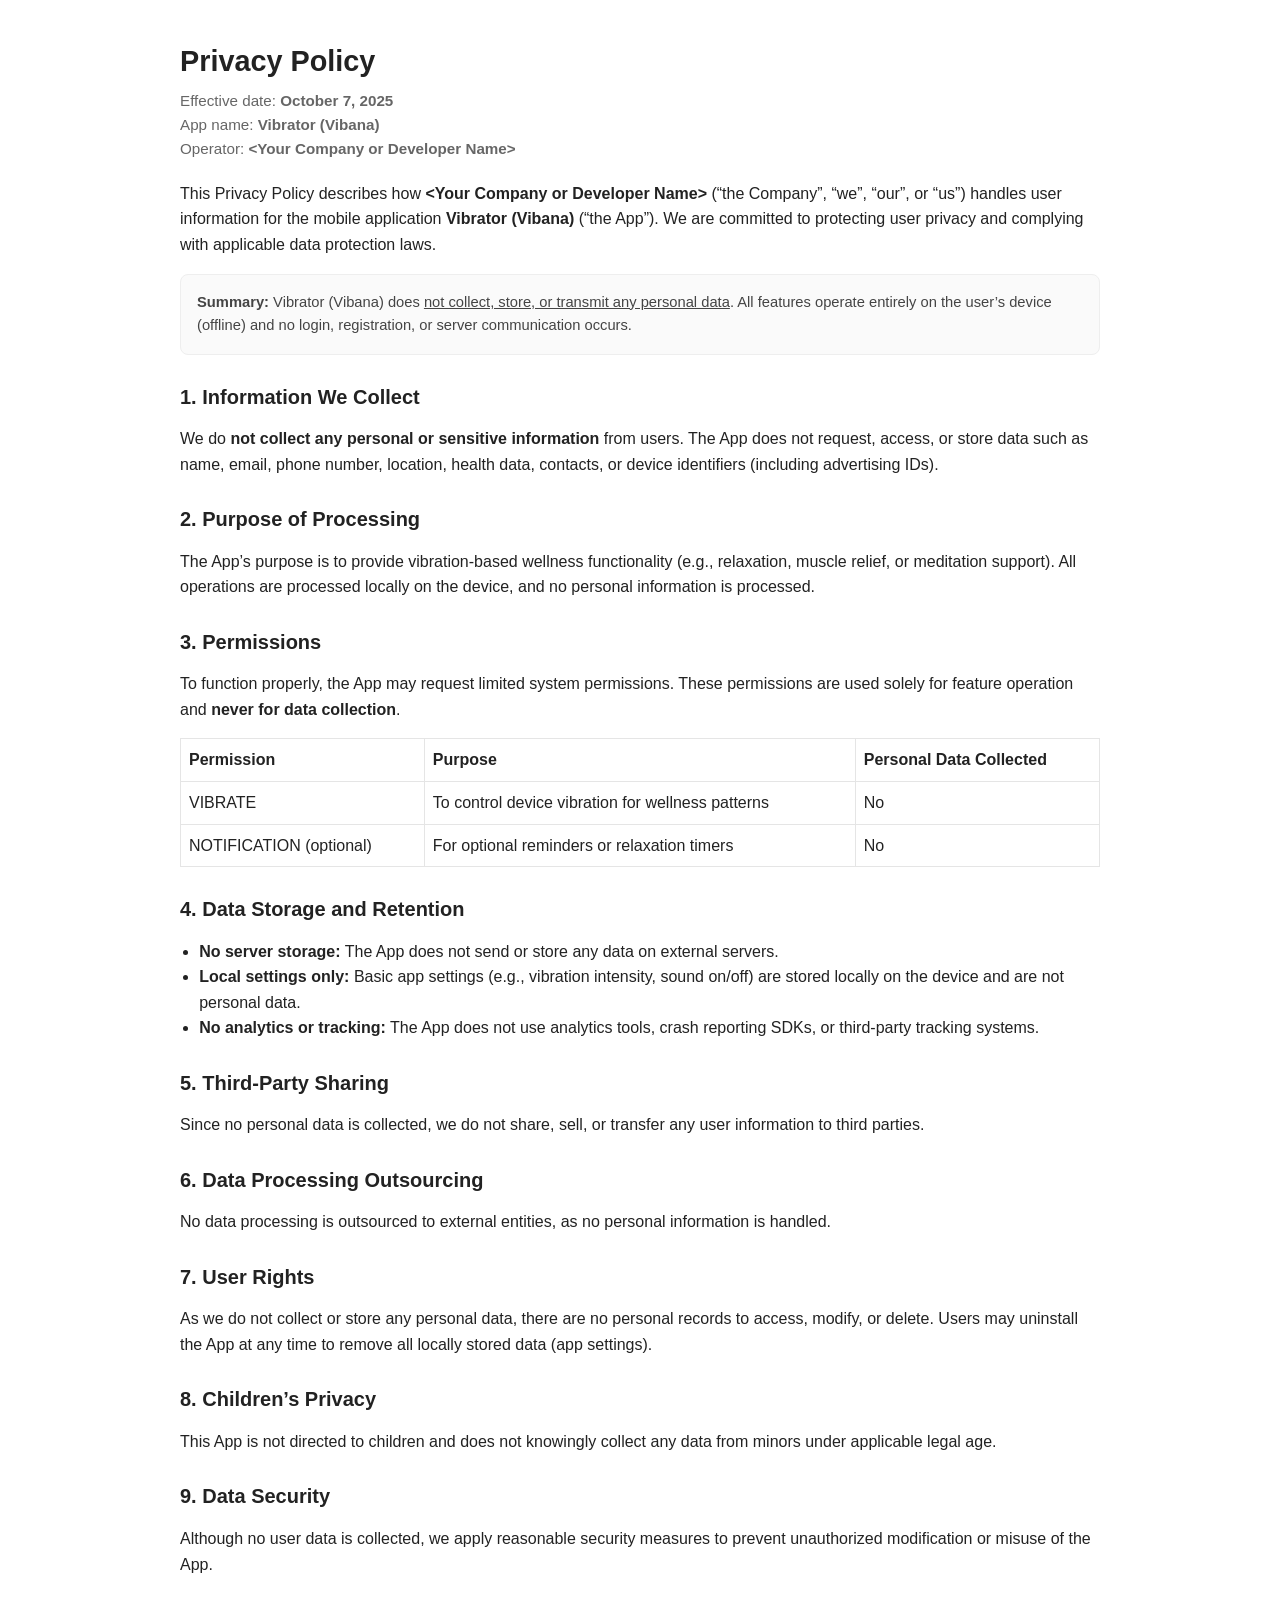
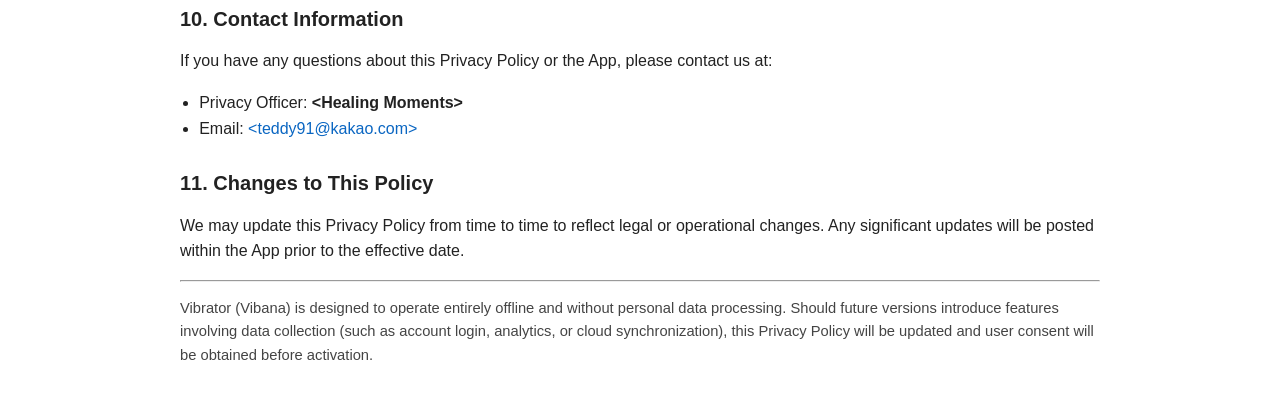
<file: privacy_policy_vibrator.html>
<!doctype html>
<html lang="en">
<head>
  <meta charset="utf-8" />
  <meta name="viewport" content="width=device-width,initial-scale=1" />
  <title>Privacy Policy | Vibrator (Vibana)</title>
  <style>
    body { font-family: -apple-system, BlinkMacSystemFont, "Noto Sans", Roboto, Helvetica, Arial, sans-serif;
           line-height: 1.6; color: #222; padding: 24px; max-width: 920px; margin: 0 auto; }
    h1, h2, h3 { line-height: 1.3; }
    h1 { font-size: 1.8rem; margin-bottom: 0.5rem; }
    h2 { font-size: 1.25rem; margin-top: 1.8rem; }
    h3 { font-size: 1.05rem; margin-top: 1.2rem; }
    .meta { color: #666; font-size: 0.95rem; margin-bottom: 1.2rem; }
    .card { background: #fafafa; border: 1px solid #eee; border-radius: 8px; padding: 16px; }
    ul { padding-left: 1.2rem; }
    a { color: #0a66c2; text-decoration: none; }
    .table { width: 100%; border-collapse: collapse; margin-top: 8px; }
    .table th, .table td { border: 1px solid #e5e5e5; padding: 8px; text-align: left; }
    .small { font-size: 0.92rem; color: #444; }
  </style>
</head>
<body>
  <h1>Privacy Policy</h1>
  <div class="meta">
    Effective date: <strong>October 7, 2025</strong><br />
    App name: <strong>Vibrator (Vibana)</strong><br />
    Operator: <strong>&lt;Your Company or Developer Name&gt;</strong>
  </div>

  <p>
    This Privacy Policy describes how <strong>&lt;Your Company or Developer Name&gt;</strong> (“the Company”, “we”, “our”, or “us”) handles user information for the mobile application <strong>Vibrator (Vibana)</strong> (“the App”).
    We are committed to protecting user privacy and complying with applicable data protection laws.
  </p>

  <div class="card small">
    <strong>Summary:</strong>  
    Vibrator (Vibana) does <u>not collect, store, or transmit any personal data</u>.  
    All features operate entirely on the user’s device (offline) and no login, registration, or server communication occurs.
  </div>

  <h2>1. Information We Collect</h2>
  <p>
    We do <strong>not collect any personal or sensitive information</strong> from users.
    The App does not request, access, or store data such as name, email, phone number, location, health data, contacts, or device identifiers (including advertising IDs).
  </p>

  <h2>2. Purpose of Processing</h2>
  <p>
    The App’s purpose is to provide vibration-based wellness functionality (e.g., relaxation, muscle relief, or meditation support).
    All operations are processed locally on the device, and no personal information is processed.
  </p>

  <h2>3. Permissions</h2>
  <p>
    To function properly, the App may request limited system permissions. These permissions are used solely for feature operation and <strong>never for data collection</strong>.
  </p>

  <table class="table">
    <thead>
      <tr>
        <th>Permission</th>
        <th>Purpose</th>
        <th>Personal Data Collected</th>
      </tr>
    </thead>
    <tbody>
      <tr>
        <td>VIBRATE</td>
        <td>To control device vibration for wellness patterns</td>
        <td>No</td>
      </tr>
      <tr>
        <td>NOTIFICATION (optional)</td>
        <td>For optional reminders or relaxation timers</td>
        <td>No</td>
      </tr>
    </tbody>
  </table>

  <h2>4. Data Storage and Retention</h2>
  <ul>
    <li><strong>No server storage:</strong> The App does not send or store any data on external servers.</li>
    <li><strong>Local settings only:</strong> Basic app settings (e.g., vibration intensity, sound on/off) are stored locally on the device and are not personal data.</li>
    <li><strong>No analytics or tracking:</strong> The App does not use analytics tools, crash reporting SDKs, or third-party tracking systems.</li>
  </ul>

  <h2>5. Third-Party Sharing</h2>
  <p>
    Since no personal data is collected, we do not share, sell, or transfer any user information to third parties.
  </p>

  <h2>6. Data Processing Outsourcing</h2>
  <p>
    No data processing is outsourced to external entities, as no personal information is handled.
  </p>

  <h2>7. User Rights</h2>
  <p>
    As we do not collect or store any personal data, there are no personal records to access, modify, or delete.
    Users may uninstall the App at any time to remove all locally stored data (app settings).
  </p>

  <h2>8. Children’s Privacy</h2>
  <p>
    This App is not directed to children and does not knowingly collect any data from minors under applicable legal age.
  </p>

  <h2>9. Data Security</h2>
  <p>
    Although no user data is collected, we apply reasonable security measures to prevent unauthorized modification or misuse of the App.
  </p>

  <h2>10. Contact Information</h2>
  <p>
    If you have any questions about this Privacy Policy or the App, please contact us at:
  </p>
  <ul>
    <li>Privacy Officer: <strong>&lt;Healing Moments&gt;</strong></li>
    <li>Email: <a href="mailto:&lt;contact@email&gt;">&lt;teddy91@kakao.com&gt;</a></li>
  </ul>

  <h2>11. Changes to This Policy</h2>
  <p>
    We may update this Privacy Policy from time to time to reflect legal or operational changes.
    Any significant updates will be posted within the App prior to the effective date.
  </p>

  <hr />
  <p class="small">
    Vibrator (Vibana) is designed to operate entirely offline and without personal data processing.
    Should future versions introduce features involving data collection (such as account login, analytics, or cloud synchronization),
    this Privacy Policy will be updated and user consent will be obtained before activation.
  </p>
</body>
</html>
</file>
<file: resume/styles.css>
:root {
  color-scheme: light;
  --blue-50: #e8f3ff; --blue-100: #c9e2ff; --blue-500: #3182f6; --blue-600: #2272eb; --blue-700: #1b64da;
  --grey-50: #f9fafb; --grey-100: #f2f4f6; --grey-200: #e5e8eb; --grey-500: #8b95a1;
  --grey-600: #6b7684; --grey-700: #4e5968; --grey-900: #191f28;
}
* { box-sizing: border-box; }
html { scroll-behavior: smooth; scroll-padding-top: 88px; }
body { margin: 0; color: var(--grey-900); background: #fff; font-family: -apple-system, BlinkMacSystemFont, "Apple SD Gothic Neo", "Noto Sans KR", "Malgun Gothic", sans-serif; font-size: 17px; line-height: 1.5; -webkit-font-smoothing: antialiased; word-break: keep-all; }
a { color: inherit; text-decoration: none; }
a:focus-visible { outline: 3px solid var(--blue-500); outline-offset: 3px; border-radius: 8px; }
button:focus-visible { outline: 3px solid var(--blue-500); outline-offset: 3px; }
h1, h2, h3, p { margin-top: 0; }
.shell { width: min(1120px, calc(100% - 64px)); margin-inline: auto; }
.sr-only { position: absolute; width: 1px; height: 1px; padding: 0; margin: -1px; overflow: hidden; clip: rect(0, 0, 0, 0); white-space: nowrap; border: 0; }
.skip-link { position: absolute; top: -64px; left: 20px; z-index: 100; padding: 10px 16px; color: #fff; background: var(--blue-500); }
.skip-link:focus { top: 8px; }

.site-header { position: sticky; top: 0; z-index: 50; background: rgba(255,255,255,.96); backdrop-filter: blur(14px); border-bottom: 1px solid var(--grey-200); }
.nav { min-height: 72px; display: flex; align-items: center; justify-content: space-between; gap: 32px; }
.brand { display: inline-flex; align-items: center; gap: 10px; font-size: 15px; font-weight: 700; letter-spacing: -.025em; white-space: nowrap; }
.brand-mark { display: grid; place-items: center; width: 36px; height: 36px; border-radius: 11px; color: #fff; background: var(--blue-500); font-size: 12px; letter-spacing: -.04em; }
.nav-links { display: flex; align-items: center; gap: 32px; color: var(--grey-700); font-size: 15px; font-weight: 600; }
.nav-links a:hover { color: var(--blue-600); }
.nav-copy { display: inline-flex; align-items: center; justify-content: center; gap: 7px; min-height: 40px; padding: 0 13px; border: 1px solid var(--grey-200); border-radius: 9px; background: #fff; color: var(--grey-700); font: inherit; font-size: 14px; font-weight: 600; white-space: nowrap; cursor: pointer; transition: background-color .16s ease, color .16s ease; }
.nav-copy:hover { background: var(--grey-50); color: var(--blue-600); }
.nav-copy[data-state="copied"] { border-color: var(--blue-100); background: var(--blue-50); color: var(--blue-700); }
.nav-copy[data-state="error"] { color: #e5484d; }
.nav-copy:disabled { cursor: wait; }
.copy-label-mobile { display: none; }
.nav-links .nav-contact { display: inline-flex; align-items: center; justify-content: center; min-height: 40px; padding: 0 16px; border: 0; border-radius: 9px; background: var(--blue-50); color: var(--blue-700); font: inherit; font-size: 15px; font-weight: 600; white-space: nowrap; cursor: pointer; }
.nav-links .nav-contact:hover { background: var(--blue-100); }

.hero { display: grid; grid-template-columns: minmax(0, 1.15fr) minmax(360px, .85fr); align-items: center; gap: 72px; padding-block: 114px 120px; }
.eyebrow, .section-kicker, .visual-label { color: var(--blue-600); font-size: 15px; line-height: 1.45; font-weight: 700; letter-spacing: -.02em; }
.eyebrow { display: flex; align-items: center; gap: 10px; }
.eyebrow-dot { flex: none; width: 8px; height: 8px; border-radius: 50%; background: var(--blue-500); box-shadow: 0 0 0 5px var(--blue-50); }
.hero h1 { margin: 28px 0; font-size: clamp(46px, 4.8vw, 62px); line-height: 1.25; letter-spacing: -.06em; font-weight: 700; text-wrap: balance; }
.hero h1 em { color: var(--blue-500); font-style: normal; }
.hero-lead { max-width: 590px; margin-bottom: 0; color: var(--grey-700); font-size: 19px; line-height: 1.72; }
.hero-actions { display: flex; flex-wrap: wrap; gap: 12px; margin-top: 40px; }
.hero-secondary-actions { display: flex; gap: 12px; }
.button { display: inline-flex; align-items: center; justify-content: center; gap: 18px; min-height: 54px; padding: 0 22px; border: 1px solid transparent; border-radius: 11px; background: transparent; font: inherit; font-size: 16px; line-height: 1.3; font-weight: 700; white-space: nowrap; cursor: pointer; transition: background-color .16s ease, transform .16s ease; }
.button:hover { transform: translateY(-1px); }
.button-dark { color: #fff; background: var(--blue-500); }
.button-dark:hover { background: var(--blue-600); }
.button-text { color: var(--blue-700); background: var(--blue-50); }
.button-text:hover { background: var(--blue-100); }
.button-outline { border-color: var(--grey-200); color: var(--grey-700); background: #fff; }
.button-outline:hover { color: var(--blue-600); background: var(--grey-50); }
.hero-copy-button { gap: 8px; }
.hero-copy-button svg { flex: none; }
.hero-copy-button[data-state="copied"] { border-color: var(--blue-100); color: var(--blue-700); background: var(--blue-50); }
.hero-copy-button[data-state="error"] { color: #e5484d; }
.hero-copy-button:disabled { cursor: wait; }
.hero-aside { align-self: stretch; display: flex; flex-direction: column; justify-content: center; padding: 34px 36px; border-radius: 28px; background: linear-gradient(145deg, #f3f9ff 0%, #e8f3ff 64%, #f9fafb 100%); }
.aside-topline { padding-bottom: 16px; color: var(--grey-700); font-size: 16px; font-weight: 700; }
.aside-item { display: grid; grid-template-columns: 1fr; gap: 8px; padding: 24px 0; border-top: 1px solid rgba(49,130,246,.16); }
.aside-item strong { font-size: 30px; line-height: 1.2; letter-spacing: -.04em; color: var(--blue-600); }
.aside-item span { font-size: 16px; line-height: 1.5; font-weight: 600; }
.aside-item small { display: block; margin-top: 4px; color: var(--grey-600); font-size: 14px; line-height: 1.5; font-weight: 400; }
.aside-note { margin: 14px 0 0; color: var(--grey-600); font-size: 14px; line-height: 1.6; }

.intro-band { background: var(--grey-50); }
.intro-band-inner { padding-block: 90px; }
.intro-band p { max-width: 980px; margin: 18px 0 0; font-size: clamp(27px, 3vw, 36px); line-height: 1.5; font-weight: 700; letter-spacing: -.045em; }
.intro-band strong { color: var(--blue-500); }
.section { padding-block: 118px; }
.section-heading { display: flex; justify-content: space-between; align-items: end; gap: 48px; margin-bottom: 46px; }
.section-heading h2 { margin: 10px 0 0; font-size: clamp(36px, 3.4vw, 44px); line-height: 1.3; font-weight: 700; letter-spacing: -.05em; }
.section-heading > p { max-width: 390px; margin: 0 0 3px; color: var(--grey-600); font-size: 16px; line-height: 1.65; }

.project { overflow: hidden; border-radius: 24px; background: var(--grey-50); }
.project-featured + .project-featured { margin-top: 20px; }
.project-main { max-width: 1000px; padding: 52px 52px 54px; }
.project-money { background: var(--blue-50); }
.project-meta { display: flex; align-items: center; gap: 12px; color: var(--grey-600); font-size: 14px; line-height: 1.5; font-weight: 600; }
.project-number { flex: none; display: inline-grid; place-items: center; width: 32px; height: 32px; border-radius: 10px; background: var(--blue-50); color: var(--blue-600); font-size: 13px; font-weight: 700; }
.project-title-row { display: flex; align-items: center; gap: 18px; margin: 28px 0 17px; }
.project .project-title-row h3 { margin: 0; }
.app-icon { flex: none; display: block; border-radius: 15px; }
.project h3 { margin: 28px 0 16px; font-size: 31px; line-height: 1.3; letter-spacing: -.045em; }
.project h3 span { color: var(--grey-600); font-weight: 500; }
.project-summary { margin: 0; color: var(--grey-700); font-size: 17px; line-height: 1.72; }
.project-points { margin: 26px 0 28px; padding-left: 21px; color: var(--grey-700); font-size: 15.5px; line-height: 1.7; }
.project-points li { padding-left: 3px; margin-bottom: 10px; }
.project-points li::marker { color: var(--blue-500); }
.tags { display: flex; flex-wrap: wrap; gap: 7px; margin-top: 24px; }
.tags span { display: inline-block; padding: 7px 10px; border-radius: 8px; background: var(--grey-100); color: var(--grey-700); font-size: 13px; line-height: 1.25; font-weight: 600; }
.project-featured .tags span { background: #fff; }
.project-grid { display: grid; grid-template-columns: repeat(2, minmax(0, 1fr)); gap: 20px; margin-top: 20px; }
.project-compact { display: flex; flex-direction: column; padding: 38px 40px 40px; }
.project-compact h3 { margin: 25px 0 14px; font-size: 27px; }
.project-compact .project-points { flex-grow: 1; margin: 20px 0 18px; }
.mini-flow { display: flex; align-items: center; flex-wrap: wrap; gap: 10px; padding: 16px 18px; border-radius: 12px; background: #fff; color: var(--grey-700); font-size: 14px; font-weight: 600; }
.mini-flow b { color: var(--blue-500); font-size: 17px; }
.project-photo { width: 92%; margin: 22px auto 0; }
.project-photo-trigger { position: relative; display: block; width: 100%; padding: 0; overflow: hidden; border: 0; border-radius: 14px; background: var(--grey-100); cursor: zoom-in; text-align: left; }
.project-photo-trigger img { display: block; width: 100%; height: auto; aspect-ratio: 16 / 10; object-fit: cover; object-position: center 43%; transition: transform .2s ease; }
.project-photo-trigger:hover img { transform: scale(1.025); }
.project-photo-action { position: absolute; right: 12px; bottom: 12px; padding: 8px 11px; border-radius: 8px; color: var(--grey-900); background: rgba(255,255,255,.94); font-size: 13px; font-weight: 700; }
.project-photo figcaption { margin-top: 10px; color: var(--grey-600); font-size: 13px; line-height: 1.5; }
.photo-dialog { width: min(1200px, calc(100vw - 32px)); max-width: none; max-height: calc(100dvh - 32px); padding: 16px; border: 0; border-radius: 20px; background: #fff; box-shadow: 0 28px 80px rgba(0,0,0,.25); }
.photo-dialog::backdrop { background: rgba(25,31,40,.78); }
.photo-dialog-header { display: flex; align-items: center; justify-content: space-between; gap: 16px; margin-bottom: 12px; }
.photo-dialog-header p { margin: 0; font-size: 15px; font-weight: 700; }
.photo-dialog-close { flex: none; min-height: 38px; padding: 0 12px; border: 1px solid var(--grey-200); border-radius: 9px; background: var(--grey-50); color: var(--grey-700); font: inherit; font-size: 14px; font-weight: 700; cursor: pointer; }
.photo-dialog-close:hover { background: var(--blue-50); color: var(--blue-700); }
.photo-dialog-close span { margin-left: 5px; font-size: 19px; line-height: 0; }
.photo-dialog > img { display: block; width: 100%; height: auto; max-height: calc(100dvh - 112px); object-fit: contain; border-radius: 10px; background: var(--grey-100); }
.app-showcase { display: grid; grid-template-columns: repeat(2, minmax(0, 1fr)); gap: 10px; }
.app-showcase.project-store-link { grid-template-columns: minmax(0, 1fr); max-width: 420px; margin-top: 28px; }
.app-showcase a { display: flex; align-items: center; min-width: 0; gap: 11px; padding: 12px; border-radius: 12px; background: #fff; transition: background-color .16s ease; }
.app-showcase a:hover { background: var(--blue-50); }
.app-showcase img { flex: none; width: 44px; height: 44px; display: block; border-radius: 10px; }
.app-showcase a > span:nth-of-type(1) { display: flex; flex-direction: column; min-width: 0; }
.app-showcase strong { overflow: hidden; text-overflow: ellipsis; white-space: nowrap; font-size: 14px; line-height: 1.5; }
.app-showcase small { overflow: hidden; text-overflow: ellipsis; white-space: nowrap; color: var(--grey-600); font-size: 12px; line-height: 1.5; }
.app-showcase a > span:last-child { margin-left: auto; color: var(--blue-500); font-size: 16px; }

.career-section { background: var(--grey-50); }
.timeline { border-top: 1px solid var(--grey-200); }
.timeline-row { display: grid; grid-template-columns: 210px 1fr; gap: 42px; padding: 36px 0; border-bottom: 1px solid var(--grey-200); }
.timeline-date { padding-top: 5px; color: var(--blue-600); font-size: 15px; font-weight: 700; white-space: nowrap; }
.timeline h3 { margin: 0 0 14px; font-size: 24px; line-height: 1.35; letter-spacing: -.035em; }
.timeline h3 span { margin-left: 8px; color: var(--grey-600); font-size: 16px; font-weight: 500; letter-spacing: 0; }
.timeline p { max-width: 790px; margin: 0; color: var(--grey-700); font-size: 16px; line-height: 1.78; }
.career-points { max-width: 790px; margin: 22px 0 4px; padding-left: 21px; color: var(--grey-700); font-size: 16px; line-height: 1.72; }
.career-points li { padding-left: 3px; margin-bottom: 10px; }
.career-points li::marker { color: var(--blue-500); }

.skills-grid { display: grid; grid-template-columns: 1.2fr 1fr 1fr; gap: 18px; }
.skill-group { padding: 30px 32px 34px; border-radius: 20px; background: var(--grey-50); }
.skill-group h3 { margin: 0 0 14px; font-size: 20px; line-height: 1.35; }
.skill-group p { margin: 0; color: var(--grey-700); font-size: 16px; line-height: 1.75; }

.utility-section { padding-top: 0; }
.utility-app-grid { display: grid; grid-template-columns: repeat(4, minmax(0, 1fr)); gap: 12px; }
.utility-app { position: relative; display: flex; align-items: center; min-width: 0; gap: 13px; padding: 15px; border: 1px solid var(--grey-200); border-radius: 16px; background: #fff; transition: border-color .16s ease, background-color .16s ease; }
.utility-app:hover { border-color: var(--blue-100); background: var(--blue-50); }
.utility-app img { flex: none; display: block; width: 52px; height: 52px; border-radius: 12px; object-fit: cover; }
.utility-app > span:nth-of-type(1) { min-width: 0; flex: 1; overflow: hidden; text-overflow: ellipsis; white-space: nowrap; font-size: 15px; font-weight: 700; }
.utility-app > span:last-child { flex: none; color: var(--blue-500); font-size: 16px; }

.contact-section { background: var(--blue-50); }
.contact-inner { display: flex; align-items: end; justify-content: space-between; gap: 48px; padding-block: 92px; }
.contact-inner h2 { margin: 12px 0 14px; font-size: 42px; line-height: 1.3; letter-spacing: -.05em; }
.contact-inner p { margin: 0; color: var(--grey-700); font-size: 17px; }
.contact-cta { flex: none; display: inline-flex; align-items: center; justify-content: center; gap: 16px; min-height: 54px; padding: 0 22px; border: 0; border-radius: 11px; color: #fff; background: var(--blue-500); font: inherit; font-size: 16px; font-weight: 700; cursor: pointer; }
.contact-cta:hover { background: var(--blue-600); }
.contact-dialog { width: min(760px, calc(100vw - 32px)); max-width: none; max-height: calc(100dvh - 32px); padding: 30px; overflow-y: auto; border: 0; border-radius: 24px; background: #fff; box-shadow: 0 28px 80px rgba(0,0,0,.25); }
.contact-dialog::backdrop { background: rgba(25,31,40,.72); }
.contact-dialog-heading { display: flex; align-items: start; justify-content: space-between; gap: 20px; margin-bottom: 24px; }
.contact-dialog-heading h2 { margin: 8px 0 0; font-size: 32px; line-height: 1.3; letter-spacing: -.045em; }
.contact-dialog-close { flex: none; min-height: 38px; padding: 0 12px; border: 1px solid var(--grey-200); border-radius: 9px; background: var(--grey-50); color: var(--grey-700); font: inherit; font-size: 14px; font-weight: 700; cursor: pointer; }
.contact-dialog-close:hover { background: var(--blue-50); color: var(--blue-700); }
.contact-dialog-close span { margin-left: 5px; font-size: 19px; line-height: 0; }
.contact-gallery { display: grid; grid-template-columns: repeat(6, minmax(0, 1fr)); gap: 10px; max-width: 650px; margin: 0 auto 24px; }
.contact-photo { aspect-ratio: 1; overflow: hidden; border-radius: 12px; background: var(--grey-100); }
.contact-photo img { display: block; width: 100%; height: 100%; object-fit: cover; }
.contact-photo--busan img, .contact-photo--coast img { object-position: center bottom; }
.contact-photo--camp img { object-position: center 75%; }
.contact-photo--football img { object-position: 65% center; }
.contact-methods { display: grid; grid-template-columns: repeat(2, minmax(0, 1fr)); gap: 10px; }
.contact-methods a { position: relative; display: flex; flex-direction: column; gap: 5px; min-width: 0; padding: 18px 20px; border-radius: 14px; background: var(--grey-50); }
.contact-methods a:hover { background: var(--blue-50); }
.contact-methods a span:first-child { color: var(--grey-600); font-size: 14px; }
.contact-methods a strong { overflow-wrap: anywhere; font-size: 17px; font-weight: 700; }
.contact-methods a span:last-child { position: absolute; top: 18px; right: 20px; color: var(--blue-500); }
.site-footer { background: #fff; }
.footer-inner { min-height: 82px; display: flex; align-items: center; justify-content: space-between; gap: 24px; color: var(--grey-600); font-size: 14px; }
.footer-inner > div { display: flex; flex-wrap: wrap; gap: 26px; }
.footer-inner a:hover { color: var(--blue-600); }

@media (max-width: 1040px) {
  .hero { grid-template-columns: minmax(0, 1fr) minmax(310px, .8fr); gap: 40px; }
  .hero h1 { font-size: 50px; }
  .project-main { padding: 42px; }
  .app-showcase { grid-template-columns: 1fr; }
}
@media (min-width: 781px) and (max-width: 1000px) {
  .hero { display: block; max-width: 760px; padding-block: 80px 90px; }
  .hero-aside { margin-top: 56px; }
}
@media (max-width: 780px) {
  html { scroll-padding-top: 76px; }
  .shell { width: min(100% - 40px, 640px); }
  .nav { min-height: 64px; }
  .nav { gap: 12px; }
  .nav-links { gap: 8px; }
  .nav-links a:nth-child(2), .nav-links a:nth-child(3) { display: none; }
  .hero { display: block; padding-block: 78px 88px; }
  .hero h1 { font-size: clamp(40px, 7vw, 54px); }
  .hero-lead { font-size: 18px; }
  .hero-aside { margin-top: 64px; padding: 30px; }
  .intro-band-inner { padding-block: 74px; }
  .intro-band p { font-size: 29px; }
  .section { padding-block: 84px; }
  .section-heading { display: block; margin-bottom: 32px; }
  .section-heading > p { margin-top: 16px; }
  .project-main { padding: 36px; }
  .project-grid { grid-template-columns: 1fr; }
  .app-showcase { grid-template-columns: repeat(2, minmax(0, 1fr)); }
  .timeline-row { grid-template-columns: 1fr; gap: 12px; }
  .skills-grid { grid-template-columns: 1fr; }
  .utility-app-grid { grid-template-columns: repeat(2, minmax(0, 1fr)); }
  .contact-inner { display: block; }
  .contact-cta { margin-top: 30px; }
}
@media (max-width: 480px) {
  .brand { font-size: 13px; }
  .brand-mark { width: 33px; height: 33px; }
  .nav-links > a:not(.nav-contact) { display: none; }
  .nav-copy { min-height: 36px; padding-inline: 9px; font-size: 12px; }
  .nav-copy svg { width: 14px; height: 14px; }
  .copy-label-desktop { display: none; }
  .copy-label-mobile { display: inline; }
  .nav-links .nav-contact { min-height: 36px; padding-inline: 13px; font-size: 13px; }
  .hero { padding-block: 70px 78px; }
  .eyebrow, .section-kicker { font-size: 14px; }
  .hero h1 { margin-block: 23px; font-size: clamp(29px, 9vw, 36px); }
  .hero-lead { font-size: 17px; line-height: 1.65; }
  .hero-actions { flex-direction: column; margin-top: 32px; }
  .button { width: 100%; }
  .hero-secondary-actions { display: grid; grid-template-columns: minmax(0, 1fr) auto; }
  .hero-secondary-actions .button { min-width: 0; padding-inline: 12px; gap: 8px; font-size: 14px; }
  .hero-copy-button svg { width: 15px; height: 15px; }
  .hero-aside { margin-top: 54px; padding: 24px; border-radius: 22px; }
  .aside-item { gap: 6px; padding: 20px 0; }
  .aside-item strong { font-size: 24px; }
  .aside-item span { font-size: 15px; }
  .aside-item small { font-size: 13px; }
  .intro-band-inner { padding-block: 70px; }
  .intro-band p { font-size: 27px; }
  .section { padding-block: 76px; }
  .section-heading h2 { font-size: 36px; }
  .section-heading > p { font-size: 15px; }
  .project-main, .project-compact { padding: 28px 24px 30px; }
  .project h3, .project-compact h3 { font-size: 25px; }
  .project-title-row { gap: 12px; }
  .app-icon { width: 52px; height: 52px; border-radius: 12px; }
  .project-summary { font-size: 16px; }
  .project-points { font-size: 15px; }
  .app-showcase { grid-template-columns: 1fr; }
  .timeline h3 span { display: block; margin: 4px 0 0; }
  .skill-group { padding: 28px; }
  .utility-app-grid { gap: 10px; }
  .utility-app { display: block; min-height: 126px; padding: 14px; }
  .utility-app img { width: 48px; height: 48px; margin-bottom: 12px; }
  .utility-app > span:nth-of-type(1) { display: block; padding-right: 10px; white-space: normal; }
  .utility-app > span:last-child { position: absolute; top: 14px; right: 14px; }
  .contact-inner { padding-block: 76px; }
  .contact-inner h2 { font-size: 36px; }
  .contact-cta { width: 100%; }
  .contact-dialog { padding: 22px; border-radius: 20px; }
  .contact-dialog-heading h2 { font-size: 28px; }
  .contact-gallery { grid-template-columns: none; grid-auto-columns: 112px; grid-auto-flow: column; gap: 8px; overflow-x: auto; padding-bottom: 8px; scroll-snap-type: x mandatory; }
  .contact-photo { border-radius: 8px; scroll-snap-align: start; }
  .contact-methods { grid-template-columns: 1fr; }
  .footer-inner { flex-direction: column; align-items: start; justify-content: center; gap: 12px; padding-block: 24px; }
}
@media (max-width: 350px) {
  .brand > span:last-child { display: none; }
}
@media (prefers-reduced-motion: reduce) {
  html { scroll-behavior: auto; }
  .button, .app-showcase a, .project-photo-trigger img { transition: none; }
}
</file>
